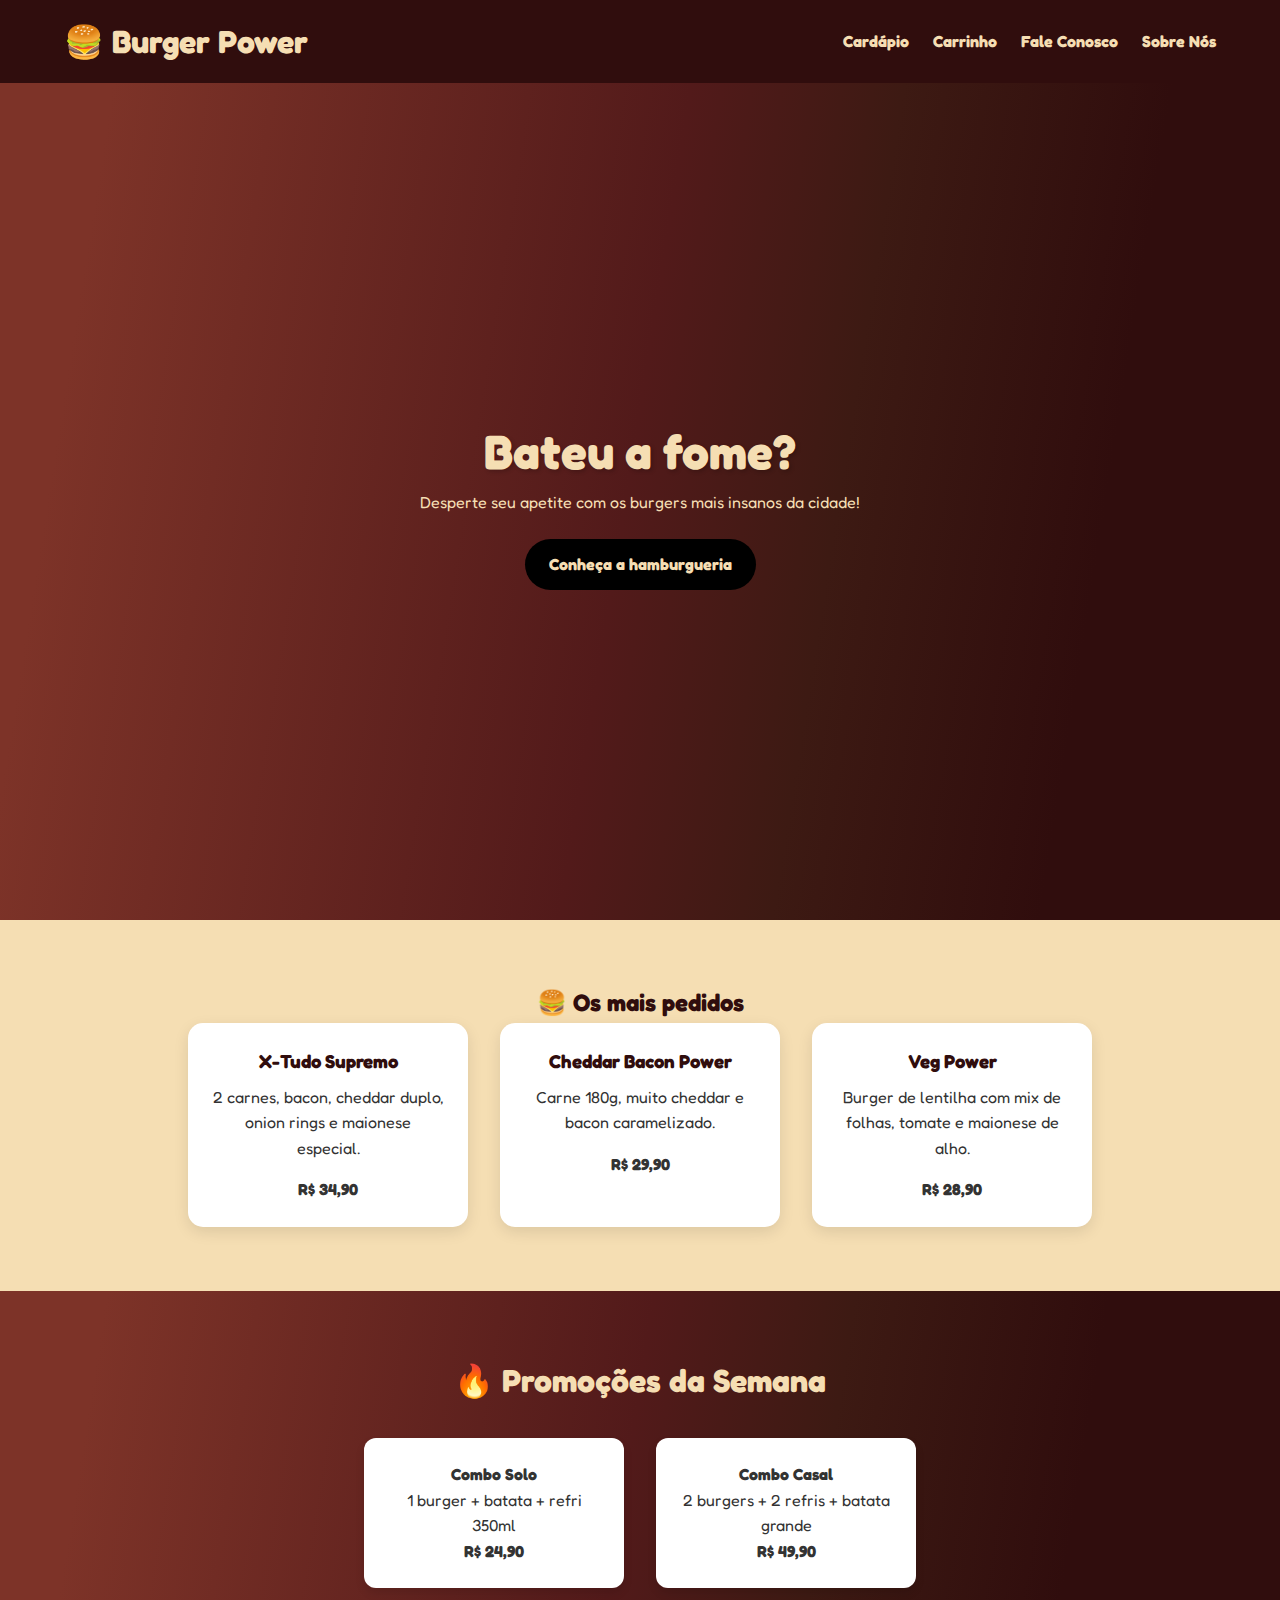
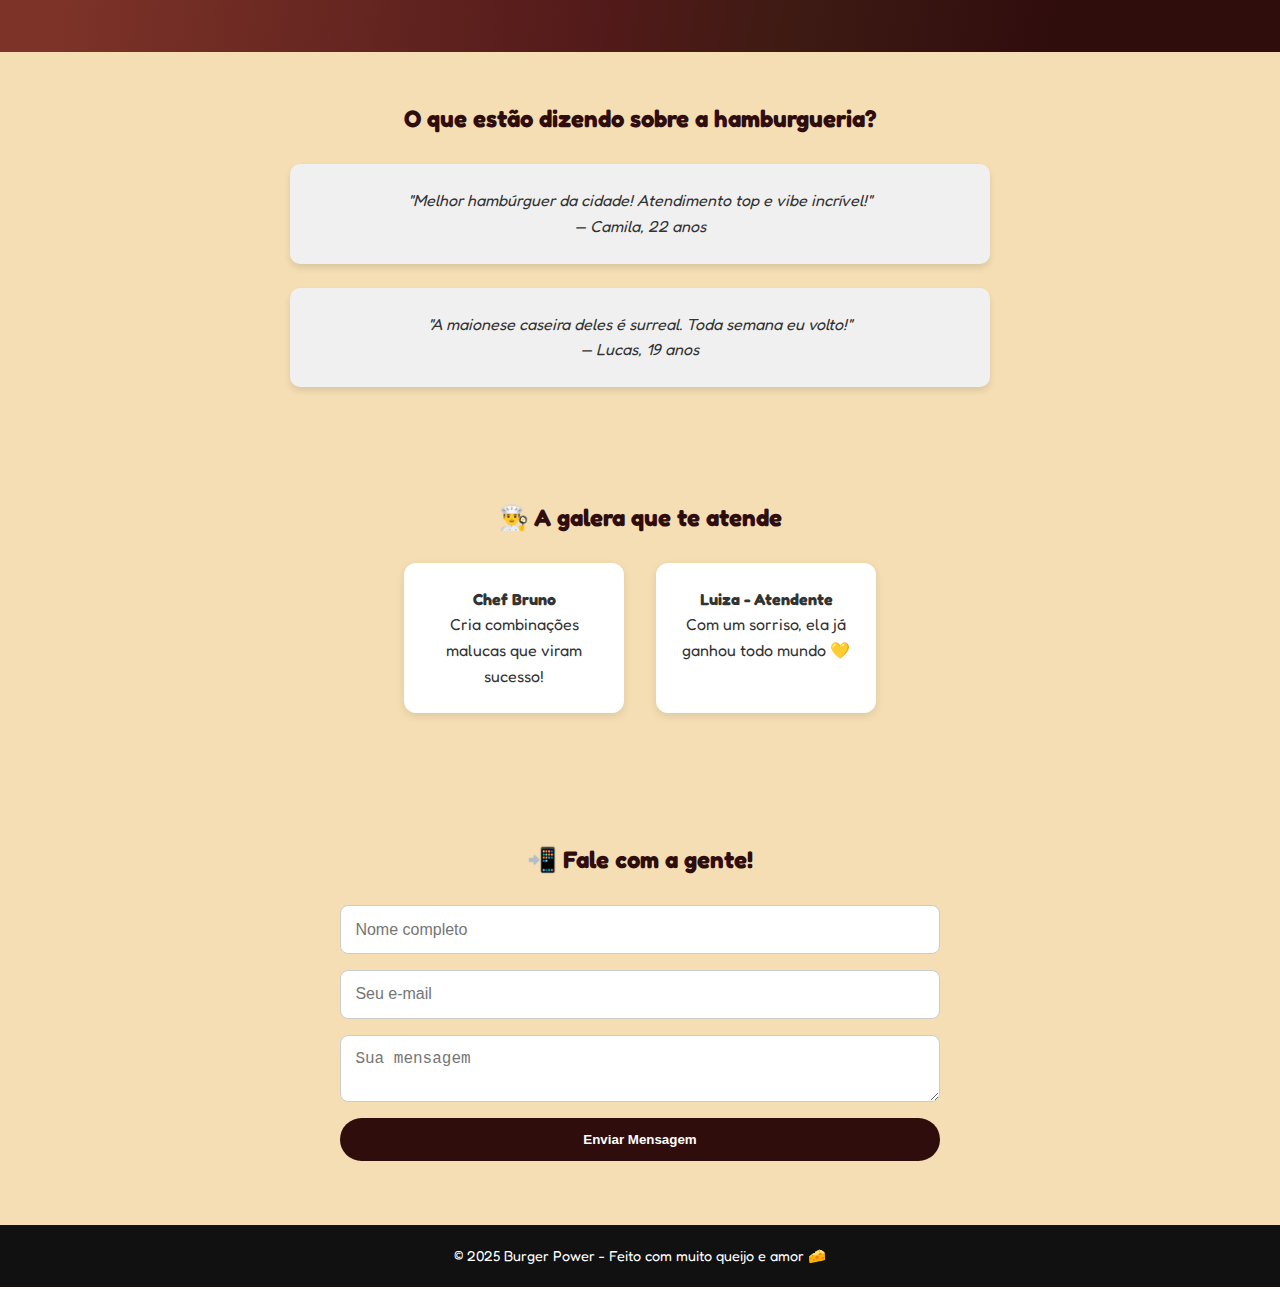
<file: projeto_hamburgueria/html/index.html>
<!DOCTYPE html>
<html lang="pt-br">
<head>
  <meta charset="UTF-8" />
  <meta name="viewport" content="width=device-width, initial-scale=1.0"/>
  <title>Alvarenga Burguer</title>
  <link rel="stylesheet" href="css/inicial.css" />
  <link href="https://fonts.googleapis.com/css2?family=Fredoka:wght@500;700&display=swap" rel="stylesheet">
</head>
<body>

  <header>
    <div class="navegacao">
      <h1 class="logo">🍔 Burger Power</h1>
      <nav>
        <ul class="nav-links">
          <li><a href="cardapio.html">Cardápio</a></li>
          <li><a href="carrinho.html">Carrinho</a></li>
          <li><a href="contato.html">Fale Conosco</a></li>
          <li><a href="sobrenos.html">Sobre Nós</a></li>
        </ul>
      </nav>
    </div>
  </header>

  <section id="principal" class="inicial">
    <div class="conteudoinicial">
      <h2>Bateu a fome?</h2>
      <p>Desperte seu apetite com os burgers mais insanos da cidade!</p>
      <a href="sobrenos.html" class="refsobrenos">Conheça a hamburgueria</a>
    </div>
  </section>

  <section id="menu" class="maispedidos">
    <h2 class="osmaispedidos">🍔 Os mais pedidos </h2>
    <div class="menu-items">
      <div class="item">
        <h3>X-Tudo Supremo</h3>
        <p>2 carnes, bacon, cheddar duplo, onion rings e maionese especial.</p>
        <span>R$ 34,90</span>
      </div>
      <div class="item">
        <h3>Cheddar Bacon Power</h3>
        <p>Carne 180g, muito cheddar e bacon caramelizado.</p>
        <span>R$ 29,90</span>
      </div>
      <div class="item">
        <h3>Veg Power</h3>
        <p>Burger de lentilha com mix de folhas, tomate e maionese de alho.</p>
        <span>R$ 28,90</span>
      </div>
    </div>
  </section>

  <section id="promos" class="promo-section">
    <h2 class="promocoes">🔥 Promoções da Semana</h2>
    <div class="lanches">
      <div class="lanche">
        <h4>Combo Solo</h4>
        <p>1 burger + batata + refri 350ml</p>
        <strong>R$ 24,90</strong>
      </div>
      <div class="lanche">
        <h4>Combo Casal</h4>
        <p>2 burgers + 2 refris + batata grande</p>
        <strong>R$ 49,90</strong>
      </div>
    </div>
  </section>

  <section class="depoimentos">
    <h2 class="dizendo"> O que estão dizendo sobre a hamburgueria?</h2>
    <br>
    <div class="depoimentosreais">
      <div class="depoimento">
        <p>"Melhor hambúrguer da cidade! Atendimento top e vibe incrível!"</p>
        <span>— Camila, 22 anos</span>
      </div>
      <div class="depoimento">
        <p>"A maionese caseira deles é surreal. Toda semana eu volto!"</p>
        <span>— Lucas, 19 anos</span>
      </div>
    </div>
  </section>

  <section id="team" class="time">
    <h2 class="atende">👨‍🍳 A galera que te atende</h2>
    <br>
    <div class="membros">
      <div class="membro">
        <h4>Chef Bruno</h4>
        <p>Cria combinações malucas que viram sucesso!</p>
      </div>
      <div class="membro">
        <h4>Luiza - Atendente</h4>
        <p>Com um sorriso, ela já ganhou todo mundo 💛</p>
      </div>
    </div>
  </section>

  <section id="contact" class="contatos">
    <h2 class="fale">📲 Fale com a gente!</h2>
    <br>
    <form class="formascontato">
      <input type="text" placeholder="Nome completo" required />
      <input type="email" placeholder="Seu e-mail" required />
      <textarea placeholder="Sua mensagem" required></textarea>
      <button type="submit">Enviar Mensagem</button>
    </form>
  </section>

  <footer>
    <p>&copy; 2025 Burger Power - Feito com muito queijo e amor 🧀</p>
  </footer>

</body>
</html>
</file>
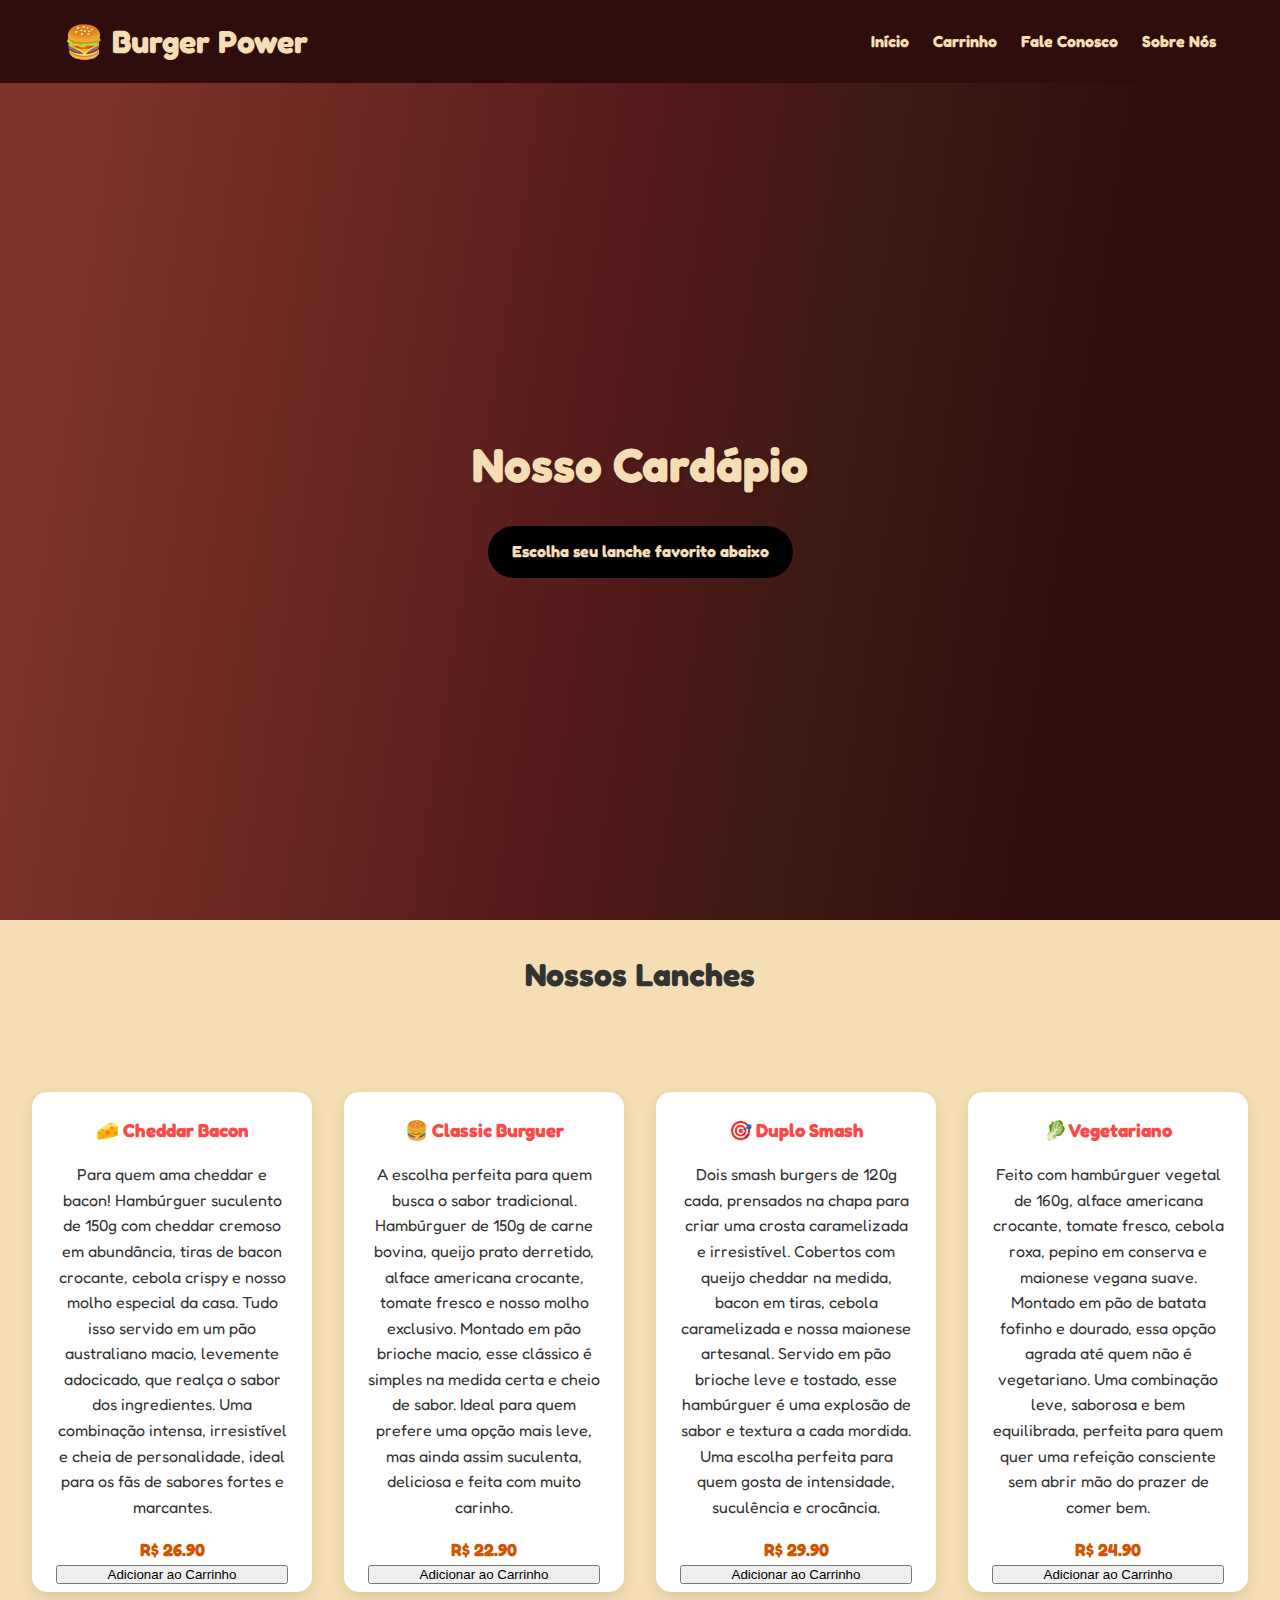
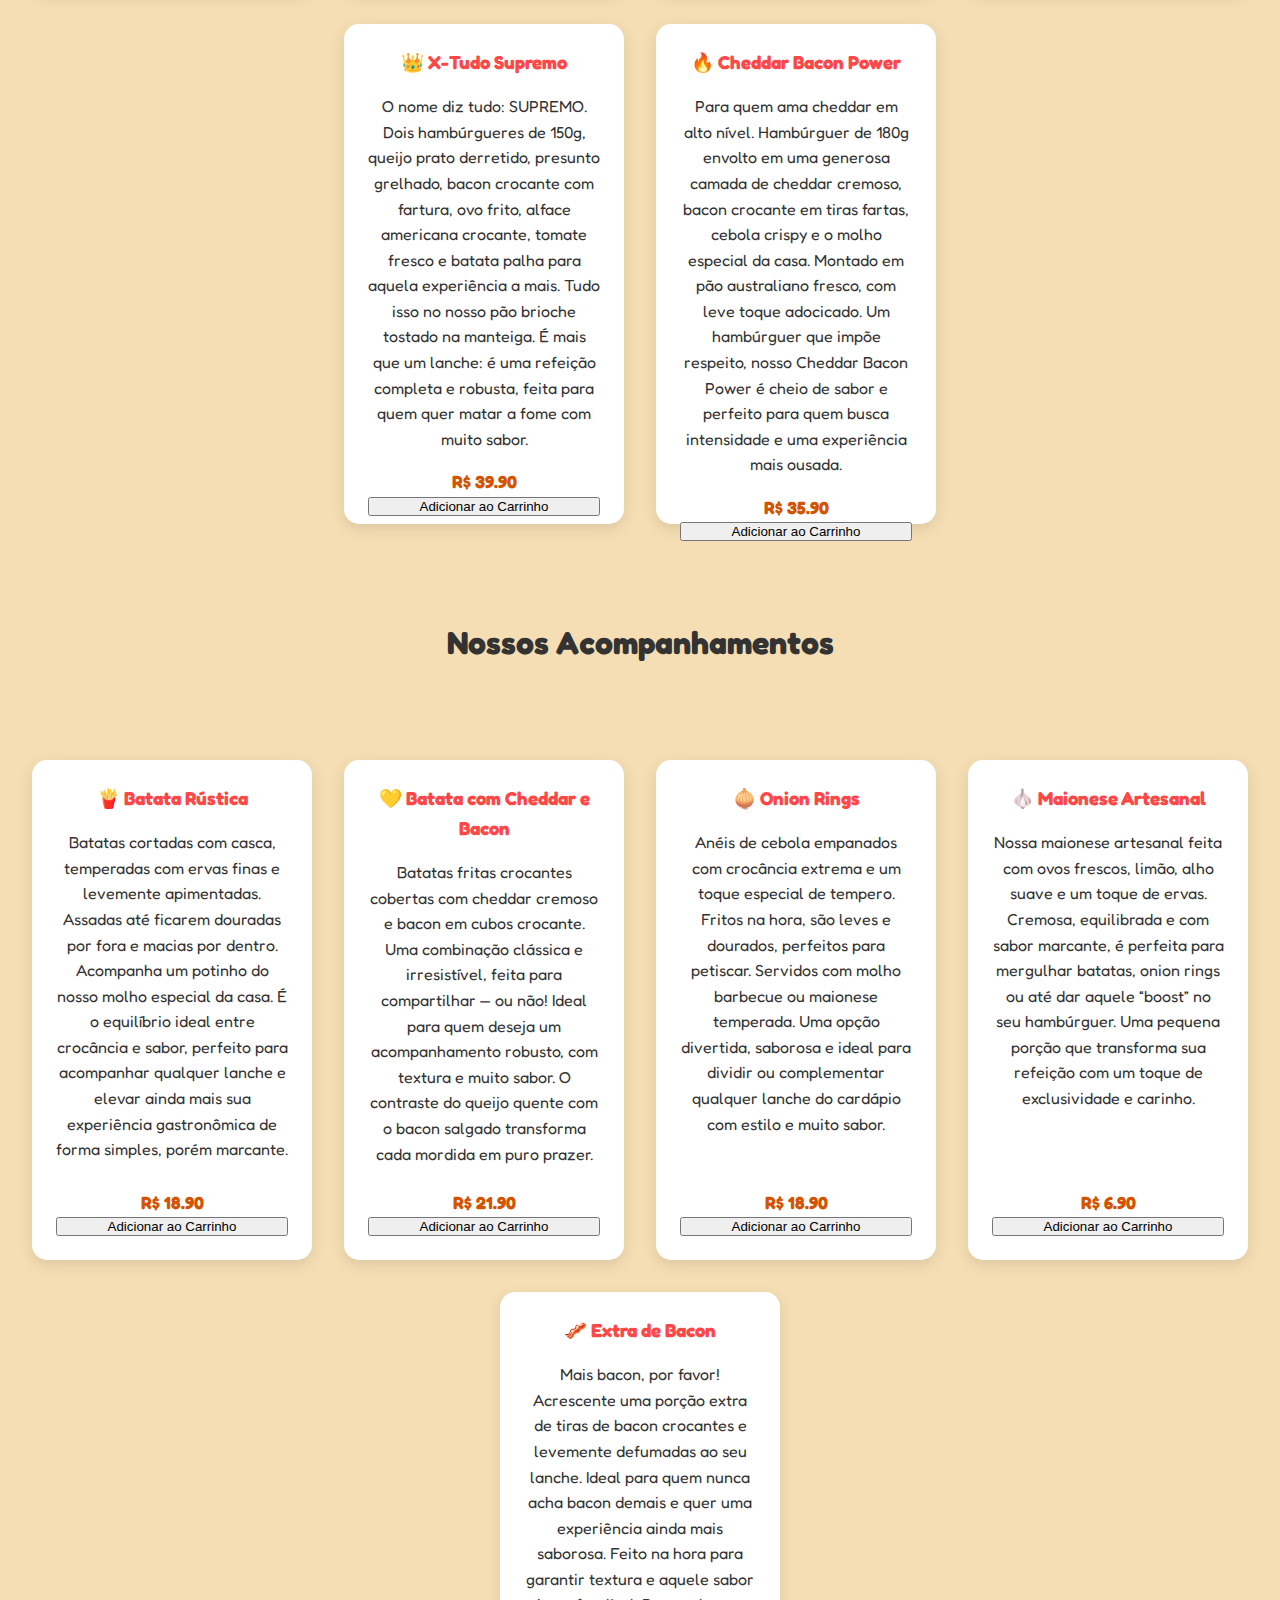
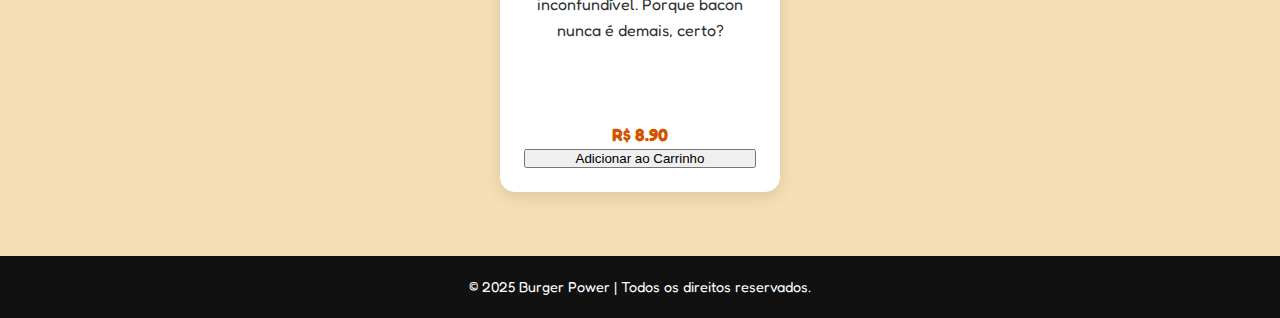
<file: projeto_hamburgueria/html/cardapio.html>
<!DOCTYPE html>
<html lang="pt-BR">
<head>
  <meta charset="UTF-8" />
  <meta name="viewport" content="width=device-width, initial-scale=1.0"/>
  <title>Cardápio | Hamburgueria</title>
  <link rel="stylesheet" href="css/cardapio.css"/>
  <link href="https://fonts.googleapis.com/css2?family=Fredoka:wght@500;700&display=swap" rel="stylesheet">
</head>
<body>

  <header>
    <div class="navegacao">
      <div class="logo">🍔 Burger Power</div>
      <ul class="nav-links">
        <li><a href="index.html">Início</a></li>
        <li><a href="carrinho.html">Carrinho</a></li>
        <li><a href="contato.html">Fale Conosco</a></li>
        <li><a href="sobrenos.html">Sobre Nós</a></li>
      </ul>
    </div>
  </header>

  <section class="inicial">
    <div class="conteudoinicial">
      <h2>Nosso Cardápio</h2>
      <a href="#nossoslanches" class="reflanches">Escolha seu lanche favorito abaixo</a>
    </div>
  </section>

  <h1 class="nossoslanches" id="nossoslanches">Nossos Lanches</h1>
  <section class="secao-cardapio-lanches">
    <div class="itens-cardapio">
      <div class="item">
        <h3>🧀 Cheddar Bacon</h3>
        <p>Para quem ama cheddar e bacon! Hambúrguer suculento de 150g com cheddar cremoso em abundância, tiras de bacon crocante, cebola crispy e nosso molho especial da casa. Tudo isso servido em um pão australiano macio, levemente adocicado, que realça o sabor dos ingredientes. Uma combinação intensa, irresistível e cheia de personalidade, ideal para os fãs de sabores fortes e marcantes.</p>
        <span class="preco">R$ 26.90</span>
        <button onclick="adicionarAoCarrinho('Cheddar Bacon', 26.90)">Adicionar ao Carrinho</button>
      </div>
      <div class="item">
        <h3>🍔 Classic Burguer</h3>
        <p>A escolha perfeita para quem busca o sabor tradicional. Hambúrguer de 150g de carne bovina, queijo prato derretido, alface americana crocante, tomate fresco e nosso molho exclusivo. Montado em pão brioche macio, esse clássico é simples na medida certa e cheio de sabor. Ideal para quem prefere uma opção mais leve, mas ainda assim suculenta, deliciosa e feita com muito carinho.</p>
        <span class="preco">R$ 22.90</span>
        <button onclick="adicionarAoCarrinho('Classic Burguer', 22.90)">Adicionar ao Carrinho</button>
      </div>
      <div class="item">
        <h3>🎯 Duplo Smash</h3>
        <p>Dois smash burgers de 120g cada, prensados na chapa para criar uma crosta caramelizada e irresistível. Cobertos com queijo cheddar na medida, bacon em tiras, cebola caramelizada e nossa maionese artesanal. Servido em pão brioche leve e tostado, esse hambúrguer é uma explosão de sabor e textura a cada mordida. Uma escolha perfeita para quem gosta de intensidade, suculência e crocância.</p>
        <span class="preco">R$ 29.90</span>
        <button onclick="adicionarAoCarrinho('Duplo Smash', 29.90)">Adicionar ao Carrinho</button>
      </div>
      <div class="item">
        <h3>🥬 Vegetariano</h3>
        <p>Feito com hambúrguer vegetal de 160g, alface americana crocante, tomate fresco, cebola roxa, pepino em conserva e maionese vegana suave. Montado em pão de batata fofinho e dourado, essa opção agrada até quem não é vegetariano. Uma combinação leve, saborosa e bem equilibrada, perfeita para quem quer uma refeição consciente sem abrir mão do prazer de comer bem.</p>
        <span class="preco">R$ 24.90</span>
        <button onclick="adicionarAoCarrinho('Vegetariano', 24.90)">Adicionar ao Carrinho</button>
      </div>
      <div class="item">
        <h3>👑 X-Tudo Supremo</h3>
        <p>O nome diz tudo: SUPREMO. Dois hambúrgueres de 150g, queijo prato derretido, presunto grelhado, bacon crocante com fartura, ovo frito, alface americana crocante, tomate fresco e batata palha para aquela experiência a mais. Tudo isso no nosso pão brioche tostado na manteiga. É mais que um lanche: é uma refeição completa e robusta, feita para quem quer matar a fome com muito sabor.</p>
        <span class="preco">R$ 39.90</span>
        <button onclick="adicionarAoCarrinho('X-Tudo Supremo', 39.90)">Adicionar ao Carrinho</button>
      </div>
      <div class="item">
        <h3>🔥 Cheddar Bacon Power</h3>
        <p>Para quem ama cheddar em alto nível. Hambúrguer de 180g envolto em uma generosa camada de cheddar cremoso, bacon crocante em tiras fartas, cebola crispy e o molho especial da casa. Montado em pão australiano fresco, com leve toque adocicado. Um hambúrguer que impõe respeito, nosso Cheddar Bacon Power é cheio de sabor e perfeito para quem busca intensidade e uma experiência mais ousada.</p>
        <span class="preco">R$ 35.90</span>
        <button onclick="adicionarAoCarrinho('Cheddar Bacon Power', 35.90)">Adicionar ao Carrinho</button>
      </div>
    </div>
  </section>

  <h1 class="nossosacompanhamentos">Nossos Acompanhamentos</h1>

  <section class="secao-cardapio-complementos">
    <div class="itens-cardapio-complementos">
      <div class="itemcomplemento">
        <h3>🍟 Batata Rústica</h3>
        <p>Batatas cortadas com casca, temperadas com ervas finas e levemente apimentadas. Assadas até ficarem douradas por fora e macias por dentro. Acompanha um potinho do nosso molho especial da casa. É o equilíbrio ideal entre crocância e sabor, perfeito para acompanhar qualquer lanche e elevar ainda mais sua experiência gastronômica de forma simples, porém marcante.</p>
        <span class="preco">R$ 18.90</span>
        <button onclick="adicionarAoCarrinho('Batata Rústica', 18.90)">Adicionar ao Carrinho</button>
      </div>
      <div class="itemcomplemento">
        <h3>💛 Batata com Cheddar e Bacon</h3>
        <p>Batatas fritas crocantes cobertas com cheddar cremoso e bacon em cubos crocante. Uma combinação clássica e irresistível, feita para compartilhar — ou não! Ideal para quem deseja um acompanhamento robusto, com textura e muito sabor. O contraste do queijo quente com o bacon salgado transforma cada mordida em puro prazer.</p>
        <span class="preco">R$ 21.90</span>
        <button onclick="adicionarAoCarrinho('Batata com Cheddar e Bacon', 21.90)">Adicionar ao Carrinho</button>
      </div>
      <div class="itemcomplemento">
        <h3>🧅 Onion Rings</h3>
        <p>Anéis de cebola empanados com crocância extrema e um toque especial de tempero. Fritos na hora, são leves e dourados, perfeitos para petiscar. Servidos com molho barbecue ou maionese temperada. Uma opção divertida, saborosa e ideal para dividir ou complementar qualquer lanche do cardápio com estilo e muito sabor.</p>
        <span class="preco">R$ 18.90</span>
        <button onclick="adicionarAoCarrinho('Onion Rings', 18.90)">Adicionar ao Carrinho</button>
      </div>
      <div class="itemcomplemento">
        <h3>🧄 Maionese Artesanal</h3>
        <p>Nossa maionese artesanal feita com ovos frescos, limão, alho suave e um toque de ervas. Cremosa, equilibrada e com sabor marcante, é perfeita para mergulhar batatas, onion rings ou até dar aquele “boost” no seu hambúrguer. Uma pequena porção que transforma sua refeição com um toque de exclusividade e carinho.</p>
        <span class="preco">R$ 6.90</span>
        <button onclick="adicionarAoCarrinho('Maionese Artesanal', 6.90)">Adicionar ao Carrinho</button>
      </div>
      <div class="itemcomplemento">
        <h3>🥓 Extra de Bacon</h3>
        <p>Mais bacon, por favor! Acrescente uma porção extra de tiras de bacon crocantes e levemente defumadas ao seu lanche. Ideal para quem nunca acha bacon demais e quer uma experiência ainda mais saborosa. Feito na hora para garantir textura e aquele sabor inconfundível. Porque bacon nunca é demais, certo?</p>
        <span class="preco">R$ 8.90</span>
        <button onclick="adicionarAoCarrinho('Extra de Bacon', 8.90)">Adicionar ao Carrinho</button>
      </div>
    </div>
  </section>

  <footer>
    <div class="footer">
      <div class="info-footer">
        <p>&copy; 2025 Burger Power | Todos os direitos reservados.</p>
      </div>
    </div>
  </footer>

  <script>
    let carrinho = JSON.parse(localStorage.getItem('carrinho')) || [];

    function adicionarAoCarrinho(nome, preco) {
  
  const itemExistente = carrinho.find(item => item.nome === nome);
  
  if (itemExistente) {
    
    itemExistente.quantidade++;
  } else {
    
    carrinho.push({ nome, preco, quantidade: 1 });
  }

  localStorage.setItem('carrinho', JSON.stringify(carrinho));
  alert(nome + ' foi adicionado ao carrinho!');
}
  </script>

</body>
</html>
</file>
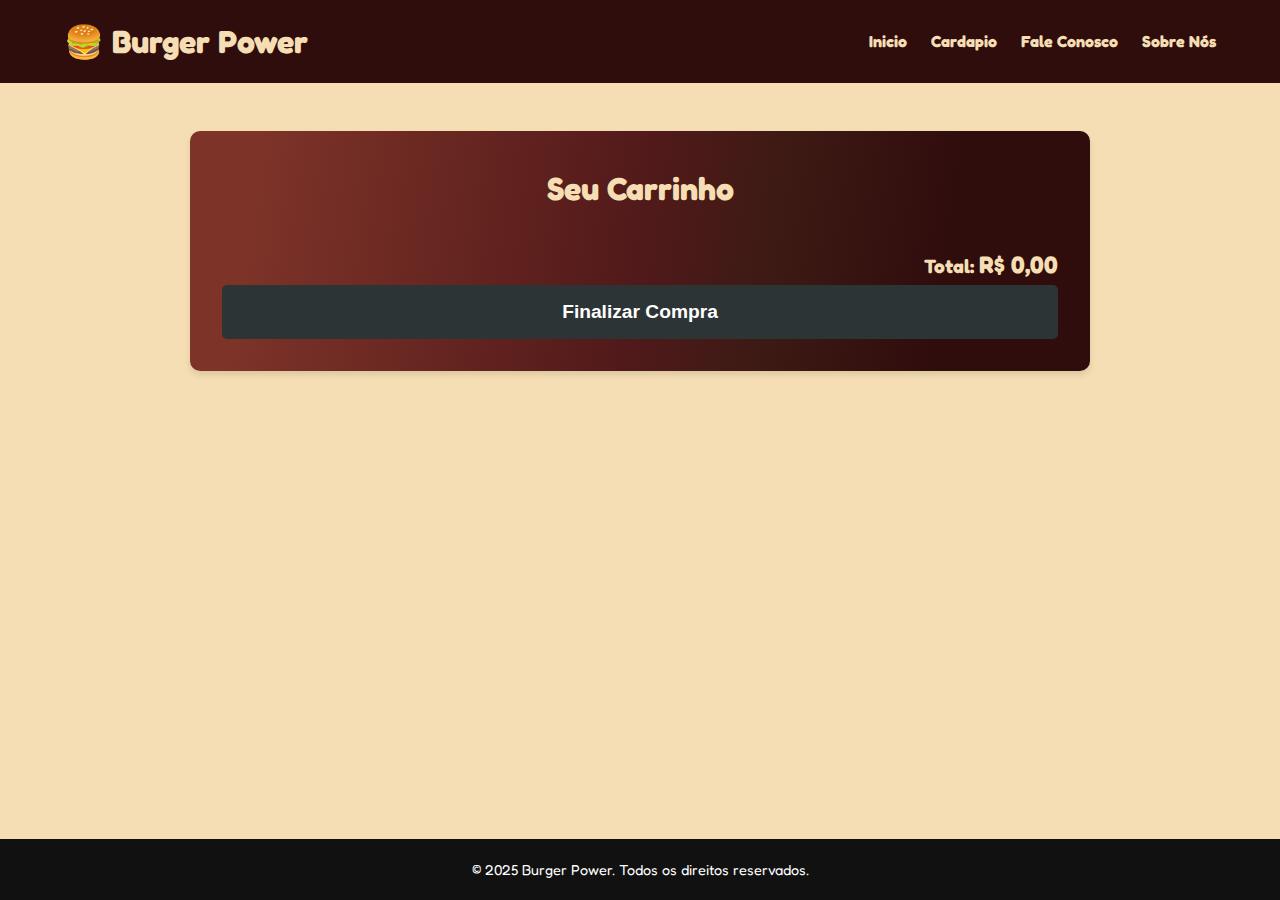
<file: projeto_hamburgueria/html/carrinho.html>
<!DOCTYPE html>
<html lang="pt-BR">
<head>
  <meta charset="UTF-8">
  <meta name="viewport" content="width=device-width, initial-scale=1.0">
  <title>Carrinho | Hamburgueria</title>
  <link rel="stylesheet" href="css/carrinho.css">
  <link href="https://fonts.googleapis.com/css2?family=Fredoka:wght@500;700&display=swap" rel="stylesheet">
</head>
<body>
  <header>
    <div class="navegacao">
      <div class="logo">🍔 Burger Power</div>
      <ul class="nav-links">
        <li><a href="index.html">Inicio</a></li>
        <li><a href="cardapio.html">Cardapio</a></li>
        <li><a href="contato.html">Fale Conosco</a></li>
        <li><a href="sobrenos.html">Sobre Nós</a></li>
      </ul>
    </div>
  </header>

<section id="carrinho">
  <h2>Seu Carrinho</h2>
  <ul id="cart-items">
  </ul>
  <div id="cart-total">
    Total: <span id="total-valor">R$ 0,00</span>
  </div>
  <button id="checkout-button">Finalizar Compra</button>
</section>

  <footer>
    <p>&copy; 2025 Burger Power. Todos os direitos reservados.</p>
  </footer>

  <script src="java/script.js"></script>
</body>
</html>
</file>
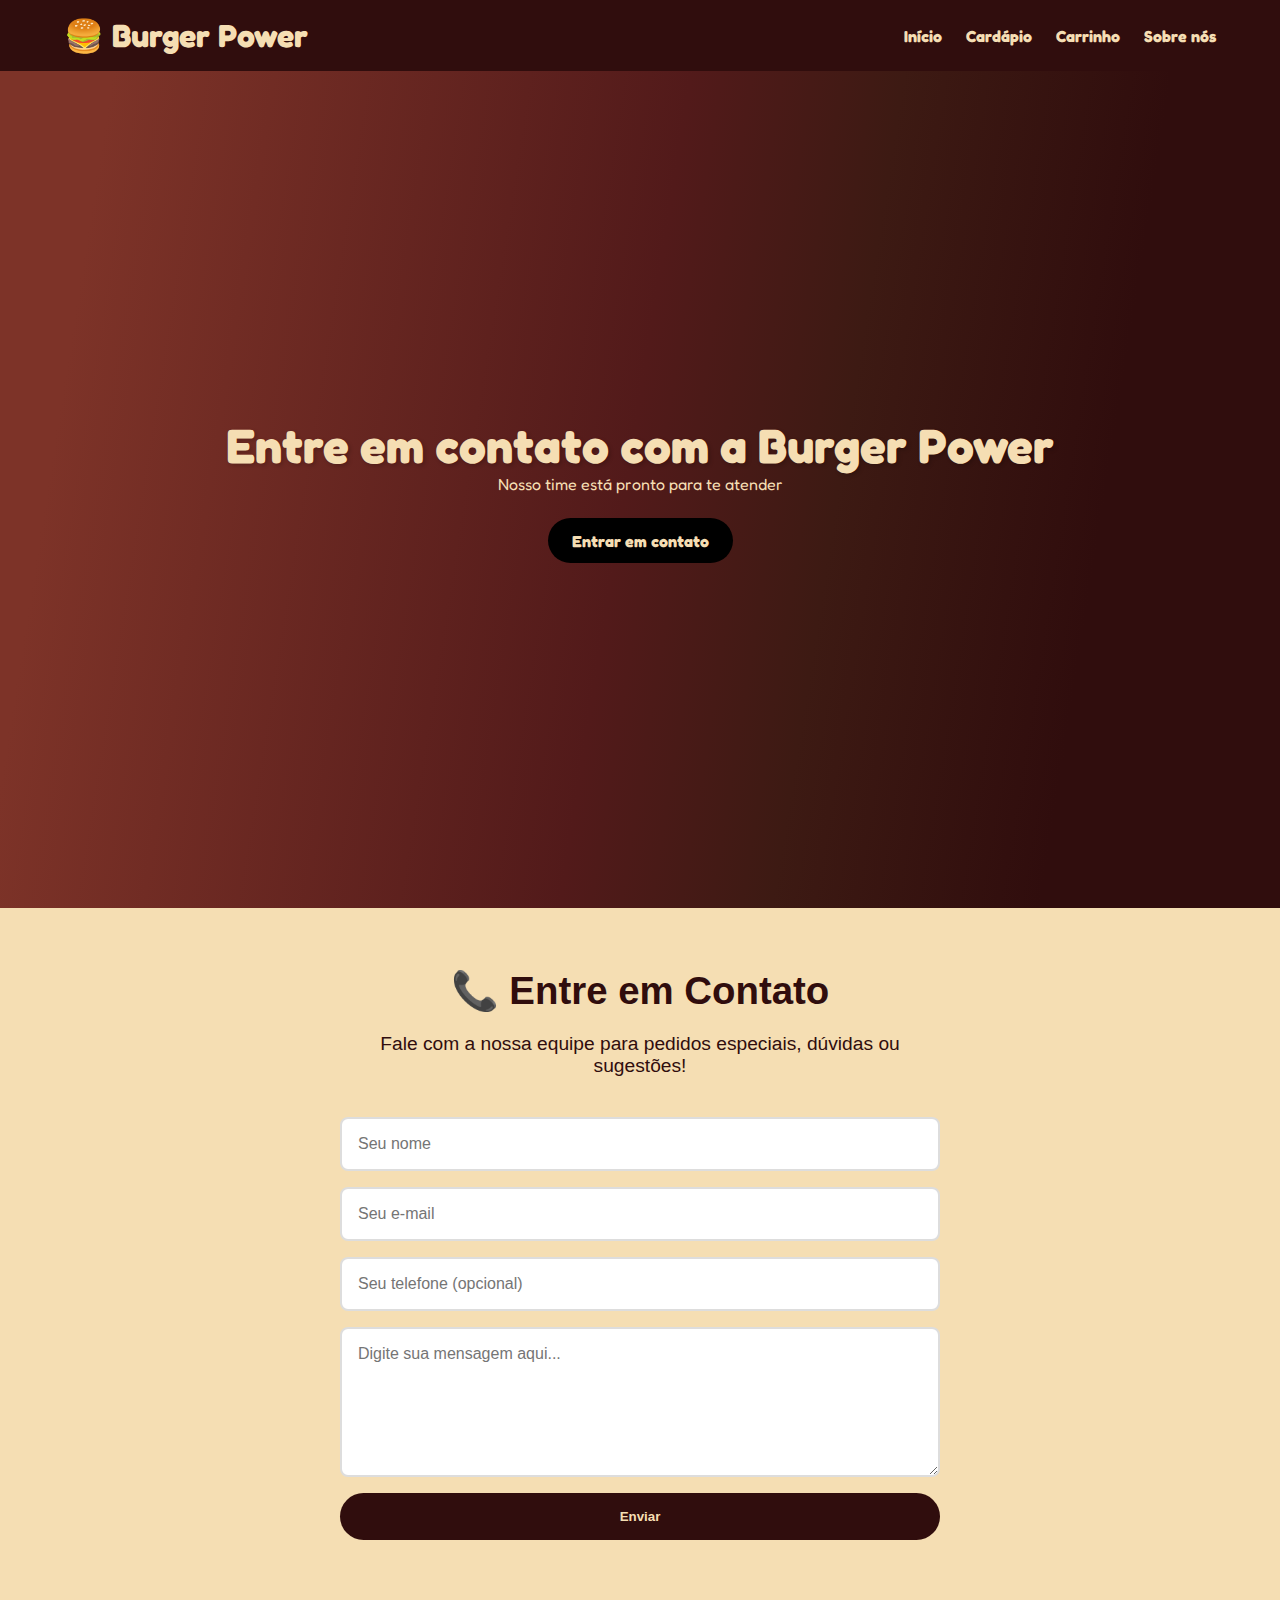
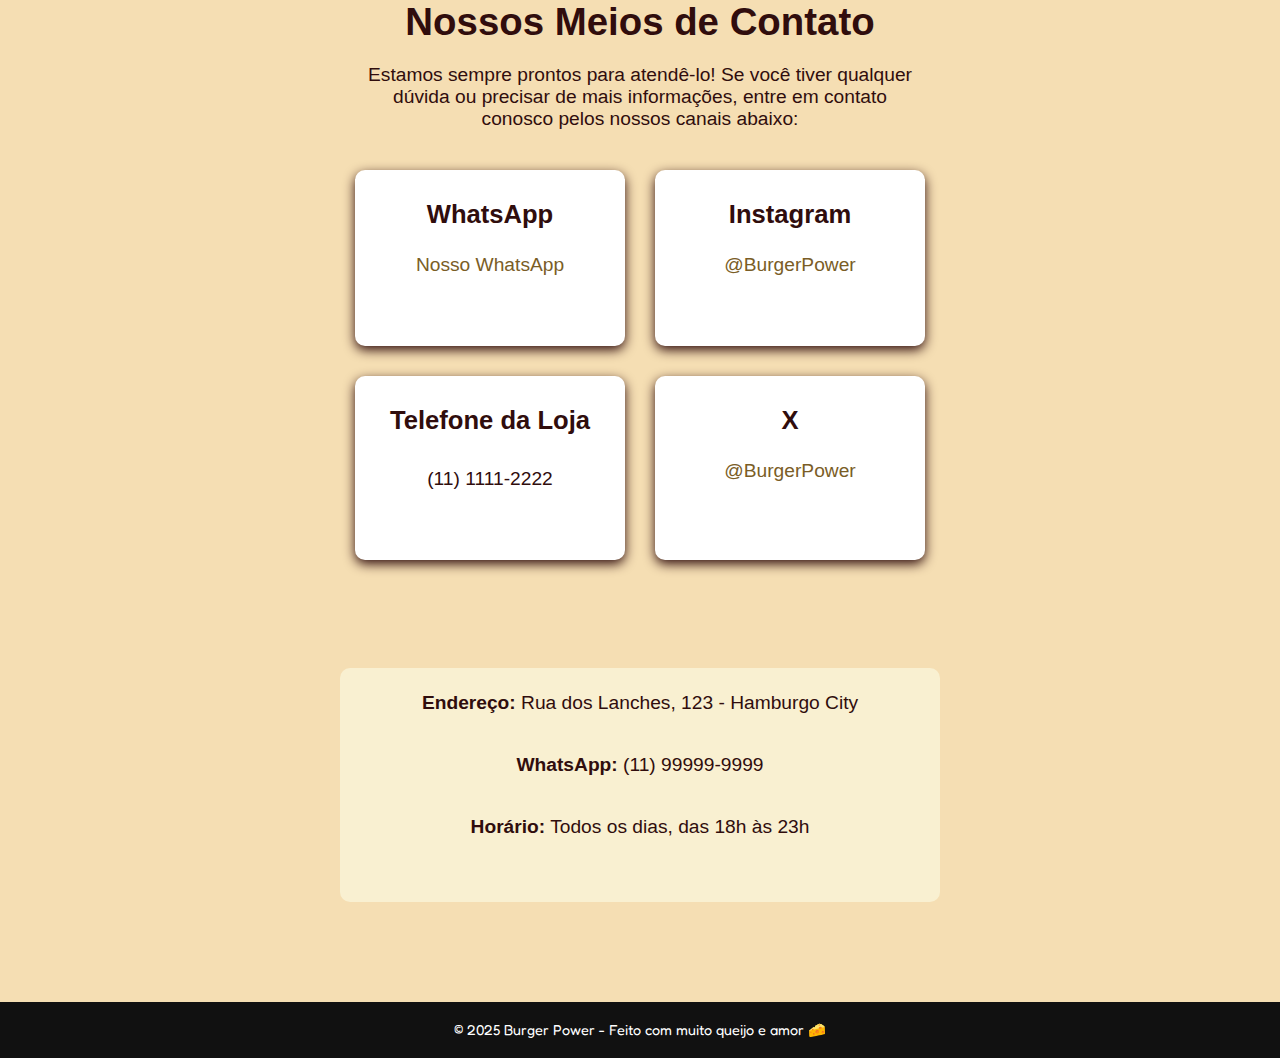
<file: projeto_hamburgueria/html/contato.html>
<!DOCTYPE html>
<html lang="pt-br">
<head>
  <meta charset="UTF-8" />
  <meta name="viewport" content="width=device-width, initial-scale=1.0"/>
  <title>Contato - Burger Power</title>
  <link rel="stylesheet" href="css/contato.css" />
  <link href="https://fonts.googleapis.com/css2?family=Fredoka:wght@500;700&display=swap" rel="stylesheet">
</head>
<body>

  <header>
    <div class="navegacao">
      <h1 class="logo">🍔 Burger Power</h1>
      <nav>
        <ul class="nav-links">
          <li><a href="index.html">Início</a></li>
          <li><a href="cardapio.html">Cardápio</a></li>
          <li><a href="carrinho.html">Carrinho</a></li>
          <li><a href="sobrenos.html">Sobre nós</a></li>
        </ul>
      </nav>
    </div>
  </header>

   <section id="principal" class="inicial">
    <div class="conteudoinicial">
      <h2>Entre em contato com a Burger Power</h2>
      <p>Nosso time está pronto para te atender</p>
      <a href="#contato" class="refcontato">Entrar em contato</a>
    </div>
  </section>

  <main class="contato-container" id="contato">
    <h2>📞 Entre em Contato</h2>
    <p class="fale">Fale com a nossa equipe para pedidos especiais, dúvidas ou sugestões!</p>

    <form class="form-contato" >
      <input type="text" placeholder="Seu nome" required />
      <input type="email" placeholder="Seu e-mail" required />
      <input type="tel" placeholder="Seu telefone (opcional)" />
      <textarea placeholder="Digite sua mensagem aqui..." required></textarea>
      <button type="submit">Enviar</button>
    </form>

    <section id="contato">
        <div class="container">
            <h2>Nossos Meios de Contato</h2>
            <p>Estamos sempre prontos para atendê-lo! Se você tiver qualquer dúvida ou precisar de mais informações, entre em contato conosco pelos nossos canais abaixo:</p>
            <div class="contato-info">
                <div class="contato-item">
                    <h3>WhatsApp</h3>
                    <p><a href="https://web.whatsapp.com/#" target="_blank">Nosso WhatsApp</a></p>
                </div>
                <div class="contato-item">
                    <h3>Instagram</h3>
                    <p><a href="https://www.instagram.com/" target="_blank">@BurgerPower</a></p>
                </div>
                <div class="contato-item">
                    <h3>Telefone da Loja</h3>
                    <br>
                    <p>(11) 1111-2222</p>
                </div>
                <div class="contato-item">
                    <h3>X</h3>
                    <p><a href="https://x.com/?lang=pt" target="_blank">@BurgerPower</a></p>
                </div>
            </div>
        </div>
    </section>

    <div class="info-extra">
      <p><strong>Endereço:</strong> Rua dos Lanches, 123 - Hamburgo City</p>
      <p><strong>WhatsApp:</strong> (11) 99999-9999</p>
      <p><strong>Horário:</strong> Todos os dias, das 18h às 23h</p>
    </div>
  </main>
<br>
<br>
  <footer>
    <p>&copy; 2025 Burger Power - Feito com muito queijo e amor 🧀</p>
  </footer>

</body>
</html>
</file>
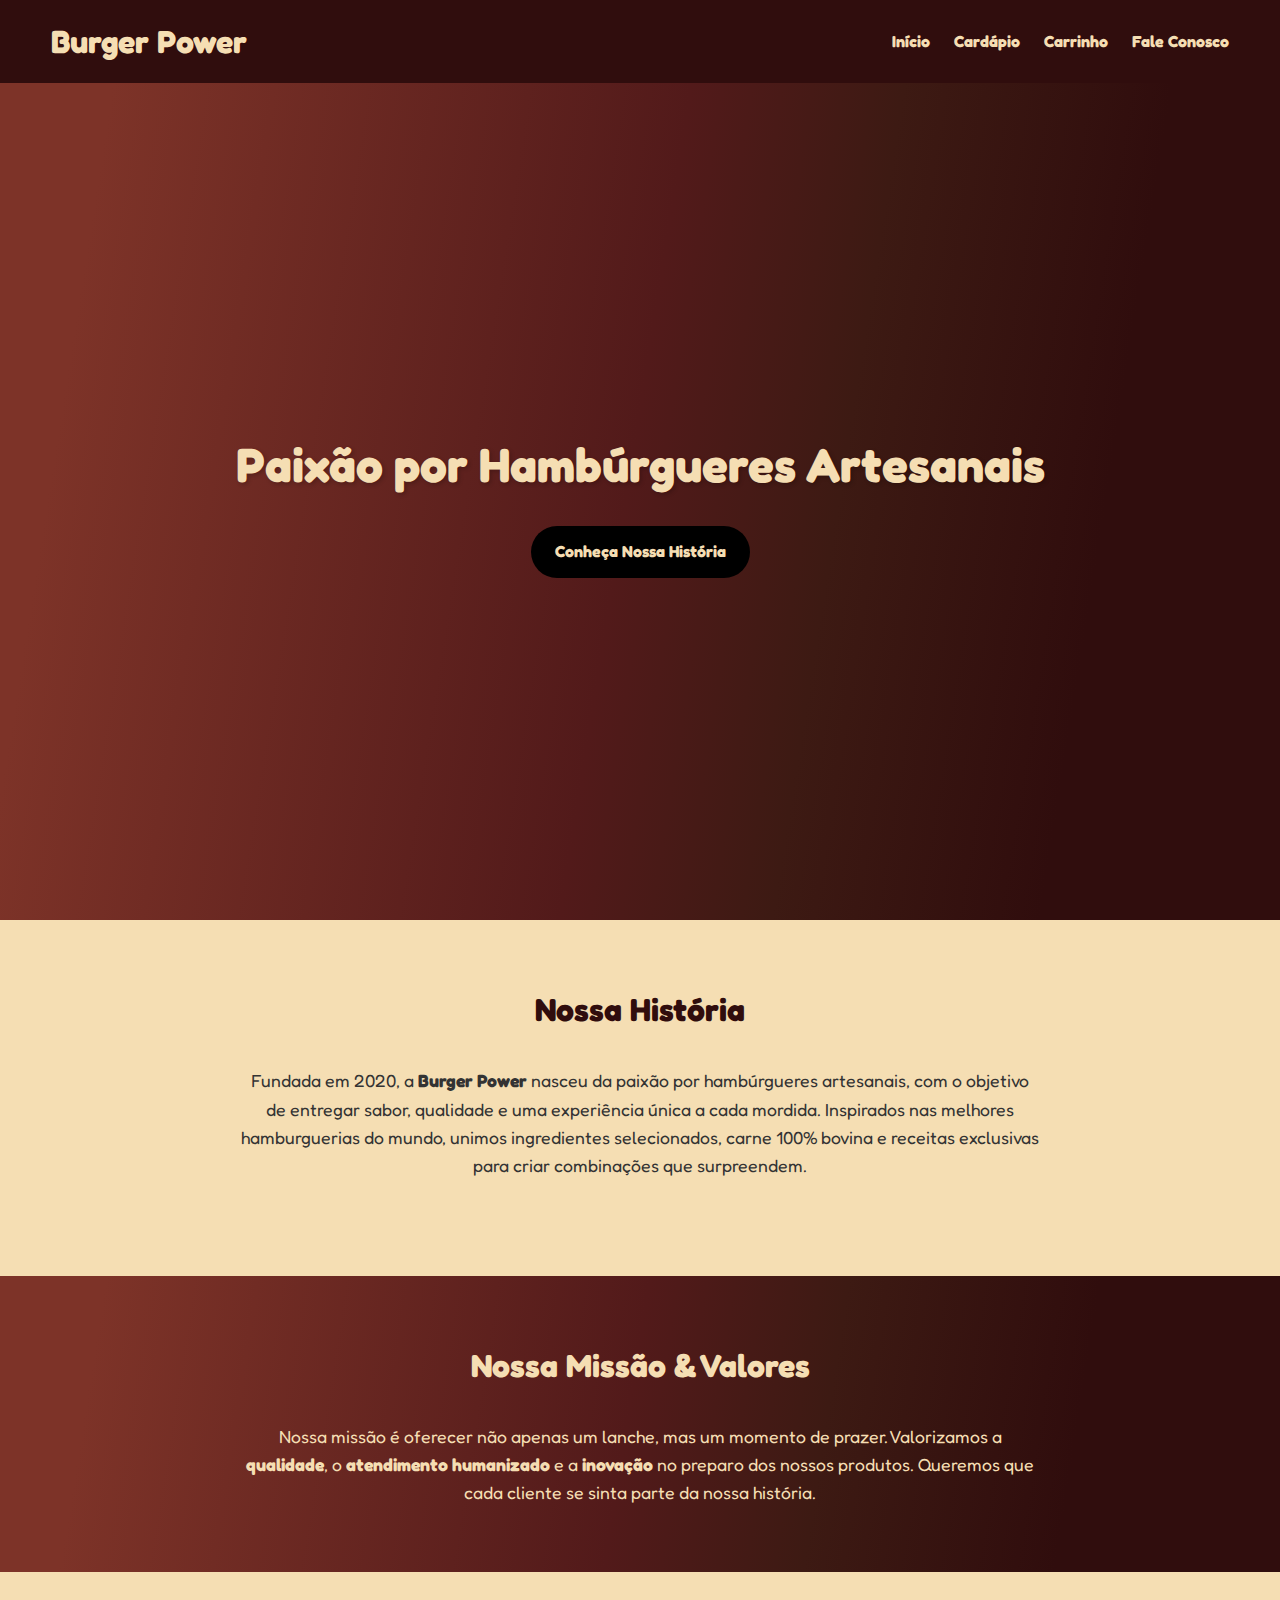
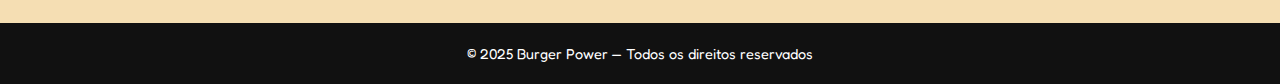
<file: projeto_hamburgueria/html/sobrenos.html>
<!DOCTYPE html>
<html lang="pt-BR">
<head>
  <meta charset="UTF-8" />
  <meta name="viewport" content="width=device-width, initial-scale=1.0"/>
  <title>Sobre Nós | Burger Power</title>
  <link rel="stylesheet" href="css/sobrenos.css" />
  <link href="https://fonts.googleapis.com/css2?family=Fredoka:wght@500;700&display=swap" rel="stylesheet">
</head>
<body>

  <header>
    <div class="navegacao">
      <div class="logo">Burger Power</div>
      <ul class="nav-links">
          <li><a href="index.html">Início</a></li>
          <li><a href="cardapio.html">Cardápio</a></li>
          <li><a href="carrinho.html">Carrinho</a></li>
          <li><a href="contato.html">Fale Conosco</a></li>
        </ul>
    </div>
  </header>

  <section class="inicial">
    <div class="conteudoinicial">
      <h2>Paixão por Hambúrgueres Artesanais</h2>
      <a href="#historia" class="refsobrenos">Conheça Nossa História</a>
    </div>
  </section>

  <section class="maispedidos" id="historia">
    <h2 class="osmaispedidos">Nossa História</h2>
    <p style="max-width: 800px; margin: 2rem auto;">
      Fundada em 2020, a <strong>Burger Power</strong> nasceu da paixão por hambúrgueres artesanais, com o objetivo de entregar sabor, qualidade e uma experiência única a cada mordida.
      Inspirados nas melhores hamburguerias do mundo, unimos ingredientes selecionados, carne 100% bovina e receitas exclusivas para criar combinações que surpreendem.
    </p>
  </section>

  <section class="promo-section">
    <h2 class="promocoes">Nossa Missão & Valores</h2>
    <p style="color: wheat; max-width: 800px; margin: 0 auto;">
      Nossa missão é oferecer não apenas um lanche, mas um momento de prazer. Valorizamos a <strong>qualidade</strong>, o <strong>atendimento humanizado</strong> e a <strong>inovação</strong> no preparo dos nossos produtos. Queremos que cada cliente se sinta parte da nossa história.
    </p>
  </section>

<br>
<br>

  <footer>
    © 2025 Burger Power — Todos os direitos reservados
  </footer>
</body>
</html>
</file>
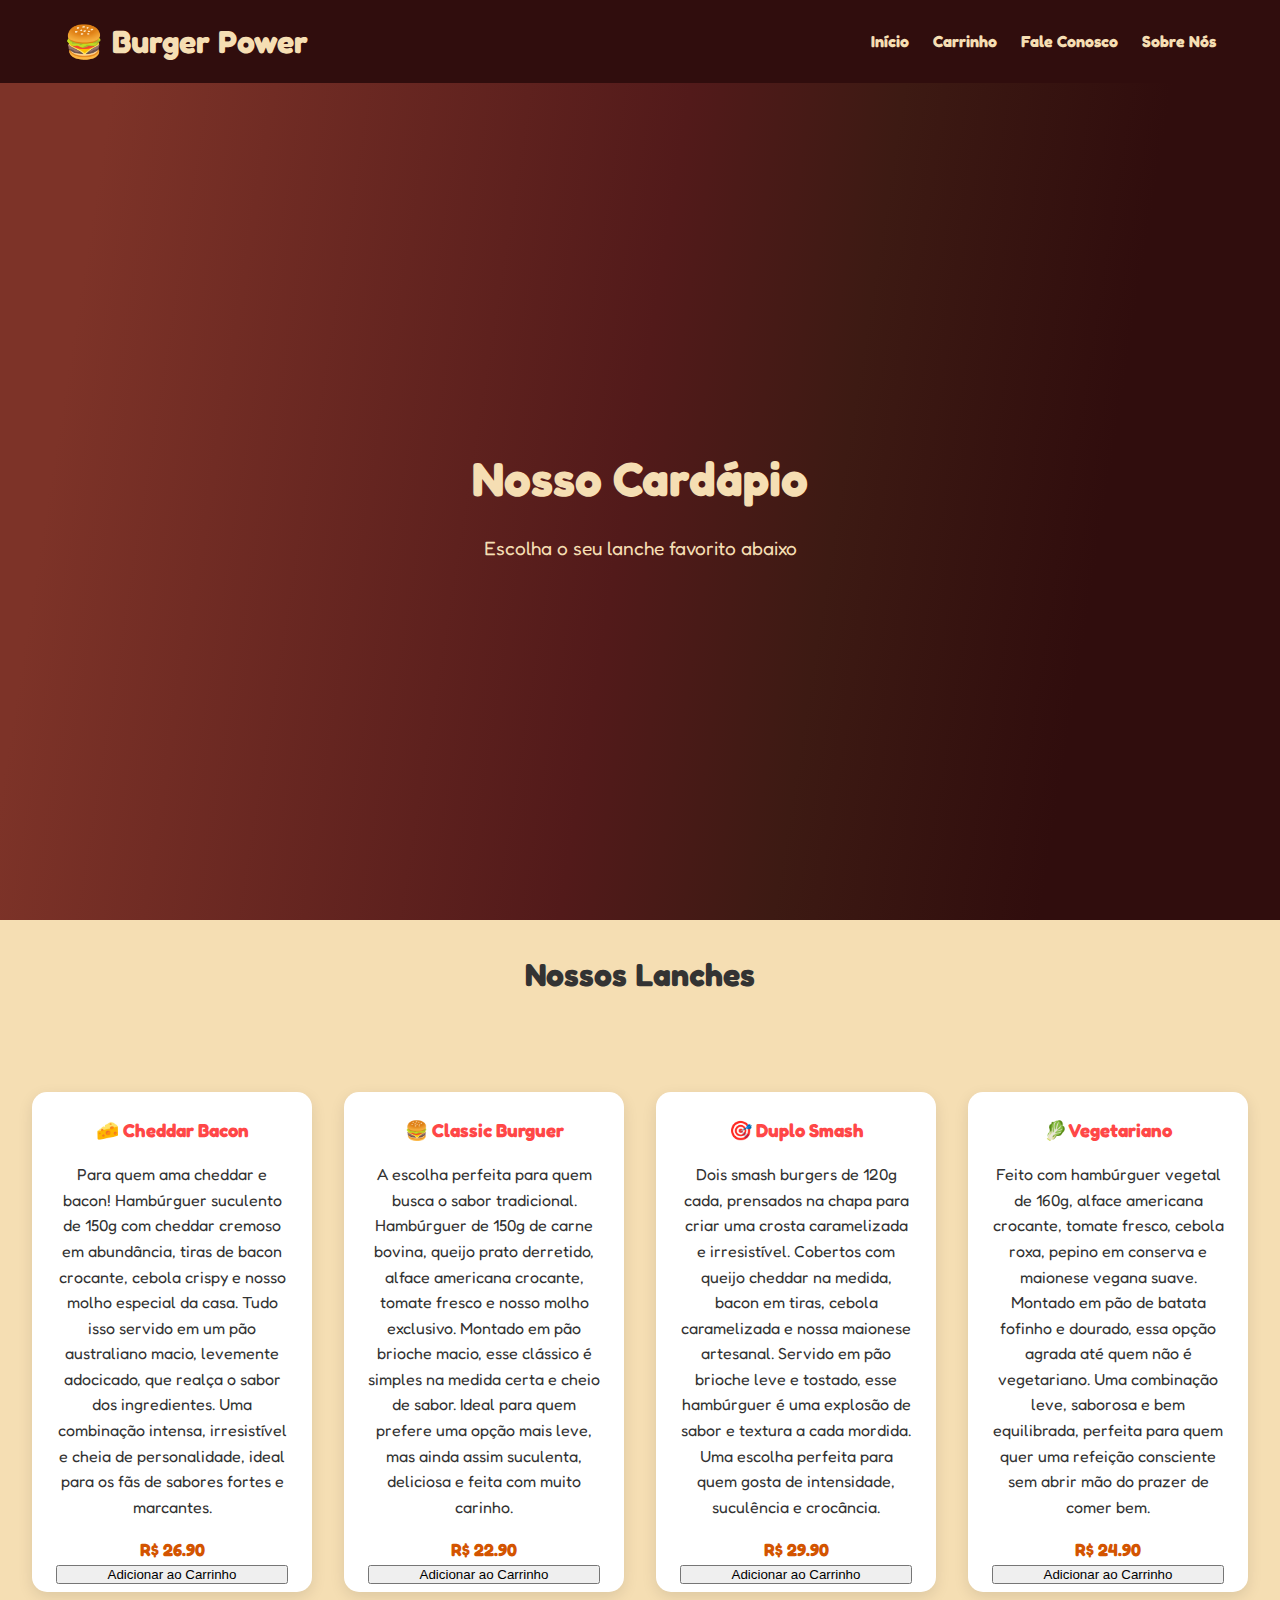
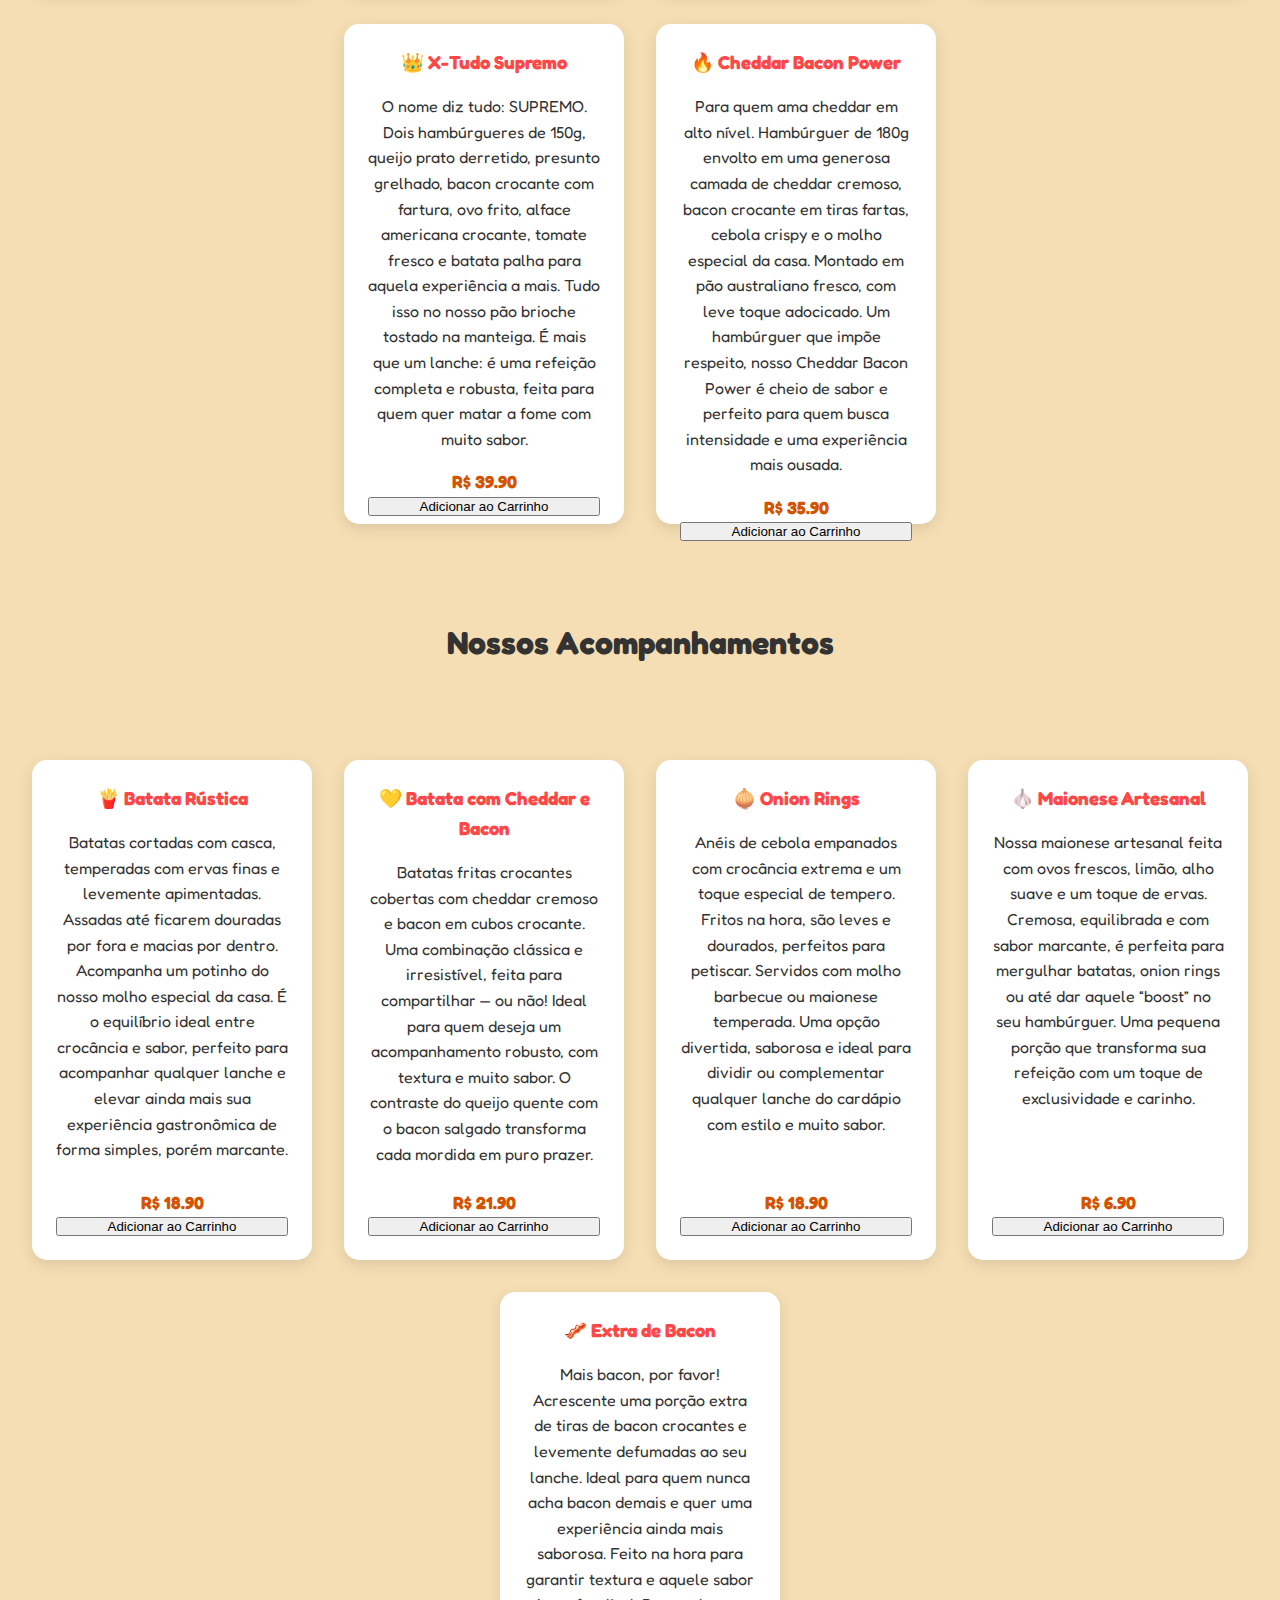
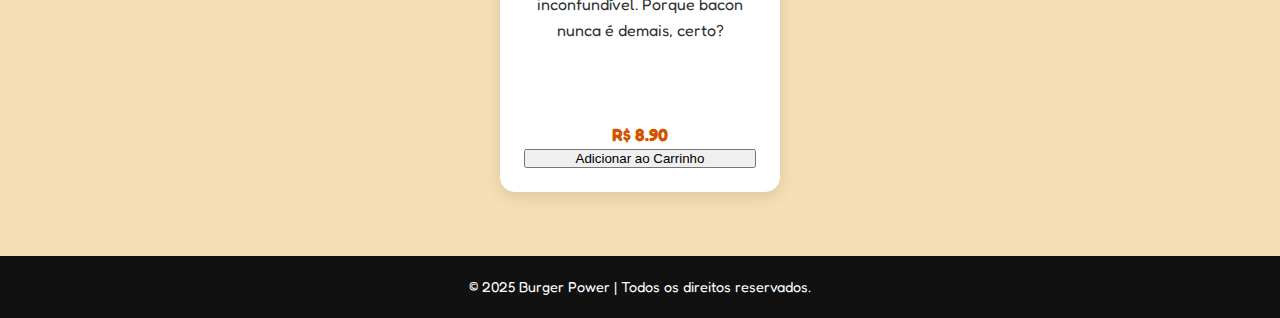
<file: projeto_semestre/html/cardapio.html>
<!DOCTYPE html>
<html lang="pt-BR">
<head>
  <meta charset="UTF-8" />
  <meta name="viewport" content="width=device-width, initial-scale=1.0"/>
  <title>Cardápio | Hamburgueria</title>
  <link rel="stylesheet" href="css/cardapio.css"/>
  <link href="https://fonts.googleapis.com/css2?family=Fredoka:wght@500;700&display=swap" rel="stylesheet">
</head>
<body>

  <header>
    <div class="navegacao">
      <div class="logo">🍔 Burger Power</div>
      <ul class="nav-links">
        <li><a href="inicial.html">Início</a></li>
        <li><a href="carrinho.html">Carrinho</a></li>
        <li><a href="contato.html">Fale Conosco</a></li>
        <li><a href="sobrenos.html">Sobre Nós</a></li>
      </ul>
    </div>
  </header>

  <section class="cardapio">
    <div class="conteudocardapio">
      <h2>Nosso Cardápio</h2>
      <p>Escolha o seu lanche favorito abaixo</p>
    </div>
  </section>

  <h1 class="nossoslanches">Nossos Lanches</h1>
  <section class="secao-cardapio-lanches">
    <div class="itens-cardapio">
      <div class="item">
        <h3>🧀 Cheddar Bacon</h3>
        <p>Para quem ama cheddar e bacon! Hambúrguer suculento de 150g com cheddar cremoso em abundância, tiras de bacon crocante, cebola crispy e nosso molho especial da casa. Tudo isso servido em um pão australiano macio, levemente adocicado, que realça o sabor dos ingredientes. Uma combinação intensa, irresistível e cheia de personalidade, ideal para os fãs de sabores fortes e marcantes.</p>
        <span class="preco">R$ 26.90</span>
        <button onclick="adicionarAoCarrinho('Cheddar Bacon', 26.90)">Adicionar ao Carrinho</button>
      </div>
      <div class="item">
        <h3>🍔 Classic Burguer</h3>
        <p>A escolha perfeita para quem busca o sabor tradicional. Hambúrguer de 150g de carne bovina, queijo prato derretido, alface americana crocante, tomate fresco e nosso molho exclusivo. Montado em pão brioche macio, esse clássico é simples na medida certa e cheio de sabor. Ideal para quem prefere uma opção mais leve, mas ainda assim suculenta, deliciosa e feita com muito carinho.</p>
        <span class="preco">R$ 22.90</span>
        <button onclick="adicionarAoCarrinho('Classic Burguer', 22.90)">Adicionar ao Carrinho</button>
      </div>
      <div class="item">
        <h3>🎯 Duplo Smash</h3>
        <p>Dois smash burgers de 120g cada, prensados na chapa para criar uma crosta caramelizada e irresistível. Cobertos com queijo cheddar na medida, bacon em tiras, cebola caramelizada e nossa maionese artesanal. Servido em pão brioche leve e tostado, esse hambúrguer é uma explosão de sabor e textura a cada mordida. Uma escolha perfeita para quem gosta de intensidade, suculência e crocância.</p>
        <span class="preco">R$ 29.90</span>
        <button onclick="adicionarAoCarrinho('Duplo Smash', 29.90)">Adicionar ao Carrinho</button>
      </div>
      <div class="item">
        <h3>🥬 Vegetariano</h3>
        <p>Feito com hambúrguer vegetal de 160g, alface americana crocante, tomate fresco, cebola roxa, pepino em conserva e maionese vegana suave. Montado em pão de batata fofinho e dourado, essa opção agrada até quem não é vegetariano. Uma combinação leve, saborosa e bem equilibrada, perfeita para quem quer uma refeição consciente sem abrir mão do prazer de comer bem.</p>
        <span class="preco">R$ 24.90</span>
        <button onclick="adicionarAoCarrinho('Vegetariano', 24.90)">Adicionar ao Carrinho</button>
      </div>
      <div class="item">
        <h3>👑 X-Tudo Supremo</h3>
        <p>O nome diz tudo: SUPREMO. Dois hambúrgueres de 150g, queijo prato derretido, presunto grelhado, bacon crocante com fartura, ovo frito, alface americana crocante, tomate fresco e batata palha para aquela experiência a mais. Tudo isso no nosso pão brioche tostado na manteiga. É mais que um lanche: é uma refeição completa e robusta, feita para quem quer matar a fome com muito sabor.</p>
        <span class="preco">R$ 39.90</span>
        <button onclick="adicionarAoCarrinho('X-Tudo Supremo', 39.90)">Adicionar ao Carrinho</button>
      </div>
      <div class="item">
        <h3>🔥 Cheddar Bacon Power</h3>
        <p>Para quem ama cheddar em alto nível. Hambúrguer de 180g envolto em uma generosa camada de cheddar cremoso, bacon crocante em tiras fartas, cebola crispy e o molho especial da casa. Montado em pão australiano fresco, com leve toque adocicado. Um hambúrguer que impõe respeito, nosso Cheddar Bacon Power é cheio de sabor e perfeito para quem busca intensidade e uma experiência mais ousada.</p>
        <span class="preco">R$ 35.90</span>
        <button onclick="adicionarAoCarrinho('Cheddar Bacon Power', 35.90)">Adicionar ao Carrinho</button>
      </div>
    </div>
  </section>

  <h1 class="nossosacompanhamentos">Nossos Acompanhamentos</h1>

  <section class="secao-cardapio-complementos">
    <div class="itens-cardapio-complementos">
      <div class="itemcomplemento">
        <h3>🍟 Batata Rústica</h3>
        <p>Batatas cortadas com casca, temperadas com ervas finas e levemente apimentadas. Assadas até ficarem douradas por fora e macias por dentro. Acompanha um potinho do nosso molho especial da casa. É o equilíbrio ideal entre crocância e sabor, perfeito para acompanhar qualquer lanche e elevar ainda mais sua experiência gastronômica de forma simples, porém marcante.</p>
        <span class="preco">R$ 18.90</span>
        <button onclick="adicionarAoCarrinho('Batata Rústica', 18.90)">Adicionar ao Carrinho</button>
      </div>
      <div class="itemcomplemento">
        <h3>💛 Batata com Cheddar e Bacon</h3>
        <p>Batatas fritas crocantes cobertas com cheddar cremoso e bacon em cubos crocante. Uma combinação clássica e irresistível, feita para compartilhar — ou não! Ideal para quem deseja um acompanhamento robusto, com textura e muito sabor. O contraste do queijo quente com o bacon salgado transforma cada mordida em puro prazer.</p>
        <span class="preco">R$ 21.90</span>
        <button onclick="adicionarAoCarrinho('Batata com Cheddar e Bacon', 21.90)">Adicionar ao Carrinho</button>
      </div>
      <div class="itemcomplemento">
        <h3>🧅 Onion Rings</h3>
        <p>Anéis de cebola empanados com crocância extrema e um toque especial de tempero. Fritos na hora, são leves e dourados, perfeitos para petiscar. Servidos com molho barbecue ou maionese temperada. Uma opção divertida, saborosa e ideal para dividir ou complementar qualquer lanche do cardápio com estilo e muito sabor.</p>
        <span class="preco">R$ 18.90</span>
        <button onclick="adicionarAoCarrinho('Onion Rings', 18.90)">Adicionar ao Carrinho</button>
      </div>
      <div class="itemcomplemento">
        <h3>🧄 Maionese Artesanal</h3>
        <p>Nossa maionese artesanal feita com ovos frescos, limão, alho suave e um toque de ervas. Cremosa, equilibrada e com sabor marcante, é perfeita para mergulhar batatas, onion rings ou até dar aquele “boost” no seu hambúrguer. Uma pequena porção que transforma sua refeição com um toque de exclusividade e carinho.</p>
        <span class="preco">R$ 6.90</span>
        <button onclick="adicionarAoCarrinho('Maionese Artesanal', 6.90)">Adicionar ao Carrinho</button>
      </div>
      <div class="itemcomplemento">
        <h3>🥓 Extra de Bacon</h3>
        <p>Mais bacon, por favor! Acrescente uma porção extra de tiras de bacon crocantes e levemente defumadas ao seu lanche. Ideal para quem nunca acha bacon demais e quer uma experiência ainda mais saborosa. Feito na hora para garantir textura e aquele sabor inconfundível. Porque bacon nunca é demais, certo?</p>
        <span class="preco">R$ 8.90</span>
        <button onclick="adicionarAoCarrinho('Extra de Bacon', 8.90)">Adicionar ao Carrinho</button>
      </div>
    </div>
  </section>

  <footer>
    <div class="footer">
      <div class="info-footer">
        <p>&copy; 2025 Burger Power | Todos os direitos reservados.</p>
      </div>
    </div>
  </footer>

  <script>
    let carrinho = JSON.parse(localStorage.getItem('carrinho')) || [];

    function adicionarAoCarrinho(nome, preco) {
  
  const itemExistente = carrinho.find(item => item.nome === nome);
  
  if (itemExistente) {
    
    itemExistente.quantidade++;
  } else {
    
    carrinho.push({ nome, preco, quantidade: 1 });
  }

  localStorage.setItem('carrinho', JSON.stringify(carrinho));
  alert(nome + ' foi adicionado ao carrinho!');
}
  </script>

</body>
</html>
</file>
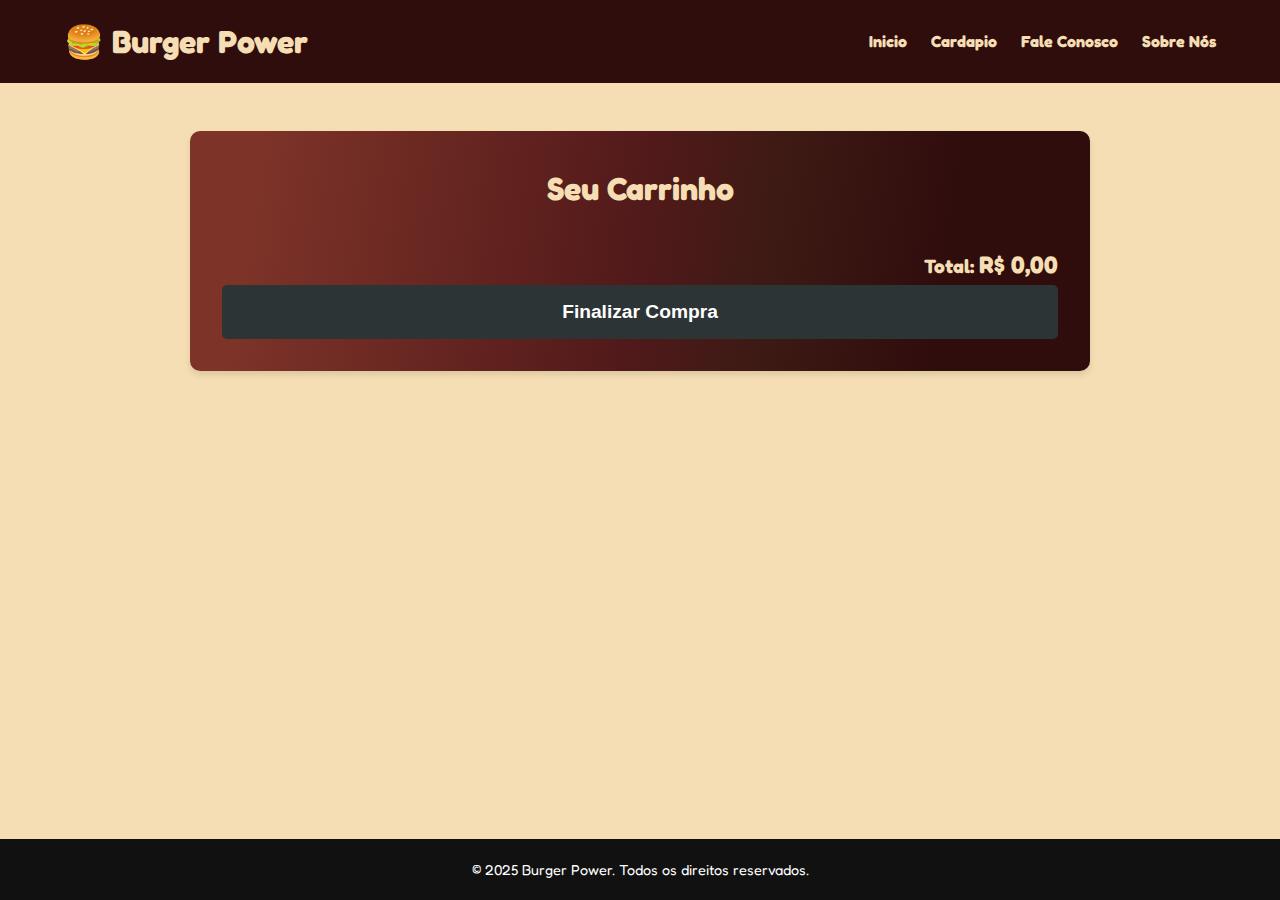
<file: projeto_semestre/html/carrinho.html>
<!DOCTYPE html>
<html lang="pt-BR">
<head>
  <meta charset="UTF-8">
  <meta name="viewport" content="width=device-width, initial-scale=1.0">
  <title>Carrinho | Hamburgueria</title>
  <link rel="stylesheet" href="css/carrinho.css">
  <link href="https://fonts.googleapis.com/css2?family=Fredoka:wght@500;700&display=swap" rel="stylesheet">
</head>
<body>
  <header>
    <div class="navegacao">
      <div class="logo">🍔 Burger Power</div>
      <ul class="nav-links">
        <li><a href="inicial.html">Inicio</a></li>
        <li><a href="cardapio.html">Cardapio</a></li>
        <li><a href="contato.html">Fale Conosco</a></li>
        <li><a href="sobrenos.html">Sobre Nós</a></li>
      </ul>
    </div>
  </header>

<section id="carrinho">
  <h2>Seu Carrinho</h2>
  <ul id="cart-items">
  </ul>
  <div id="cart-total">
    Total: <span id="total-valor">R$ 0,00</span>
  </div>
  <button id="checkout-button">Finalizar Compra</button>
</section>

  <footer>
    <p>&copy; 2025 Burger Power. Todos os direitos reservados.</p>
  </footer>

  <script src="java/script.js"></script>
</body>
</html>
</file>
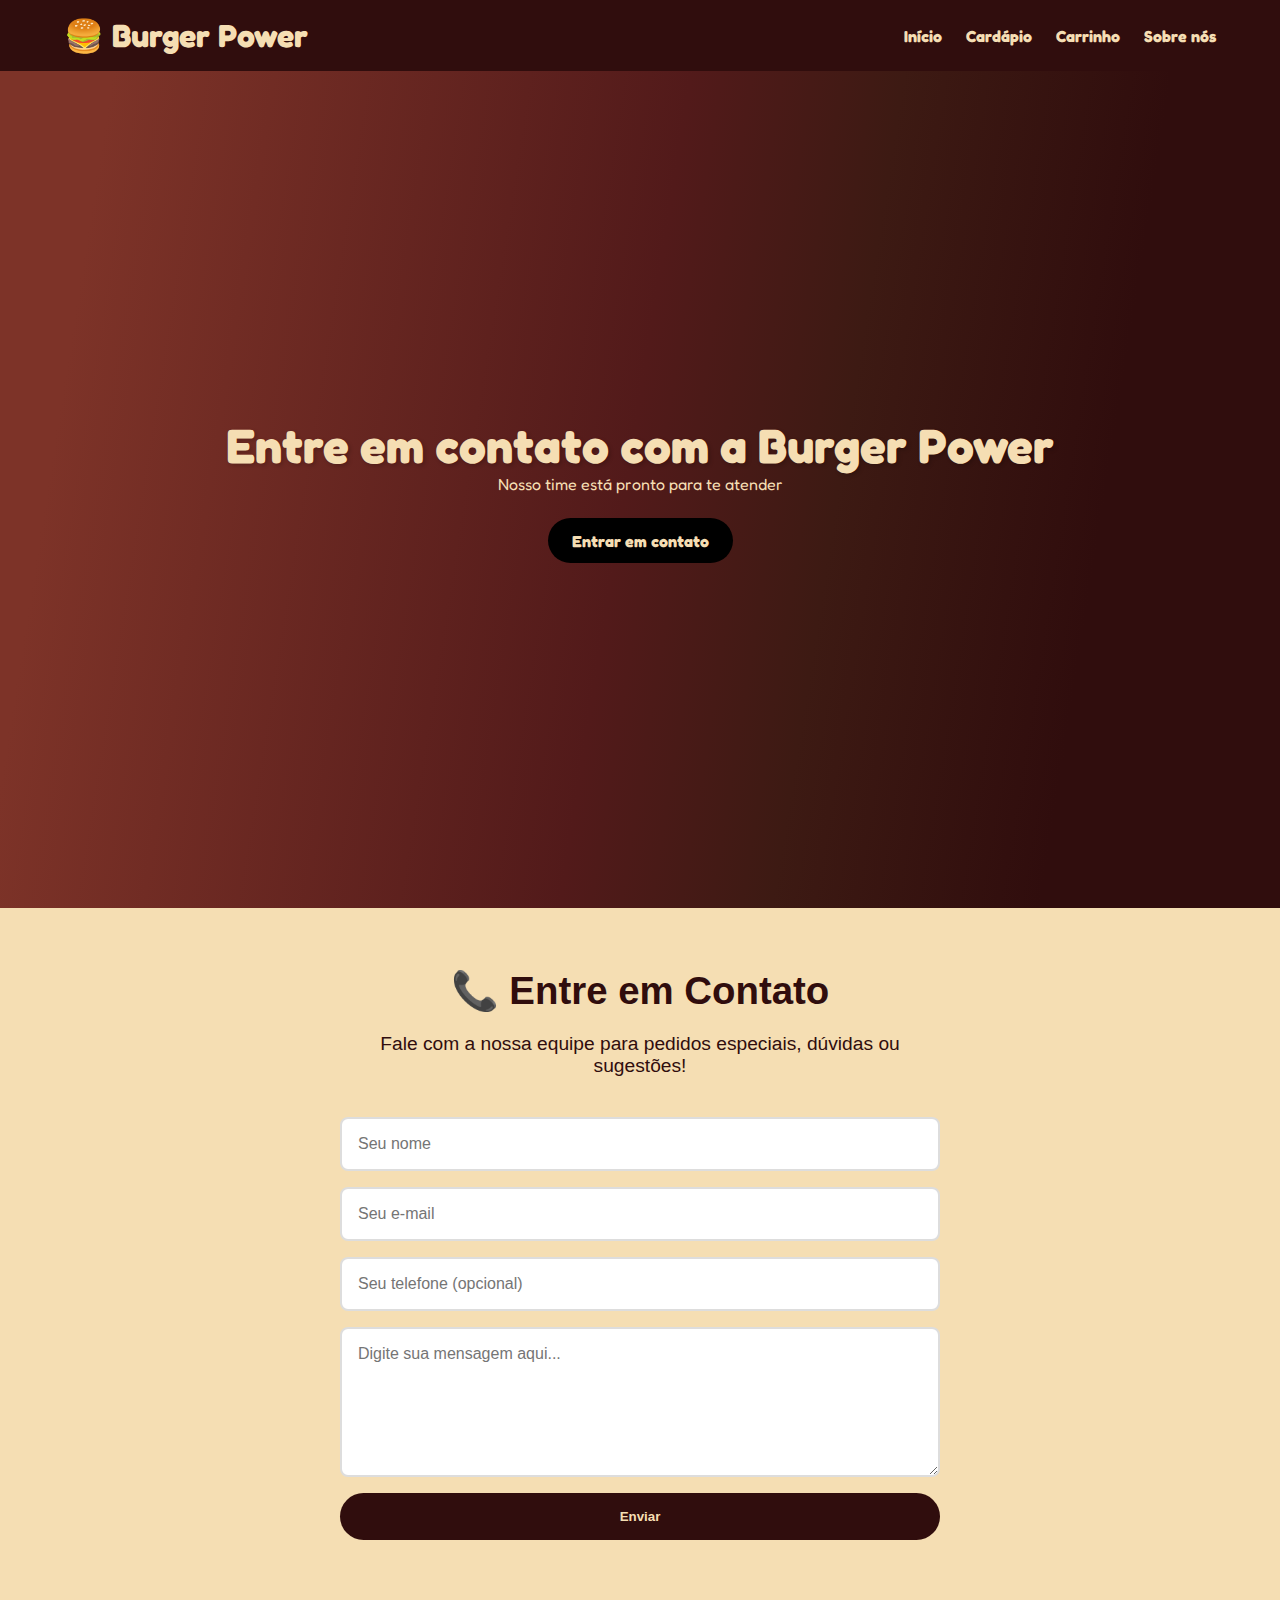
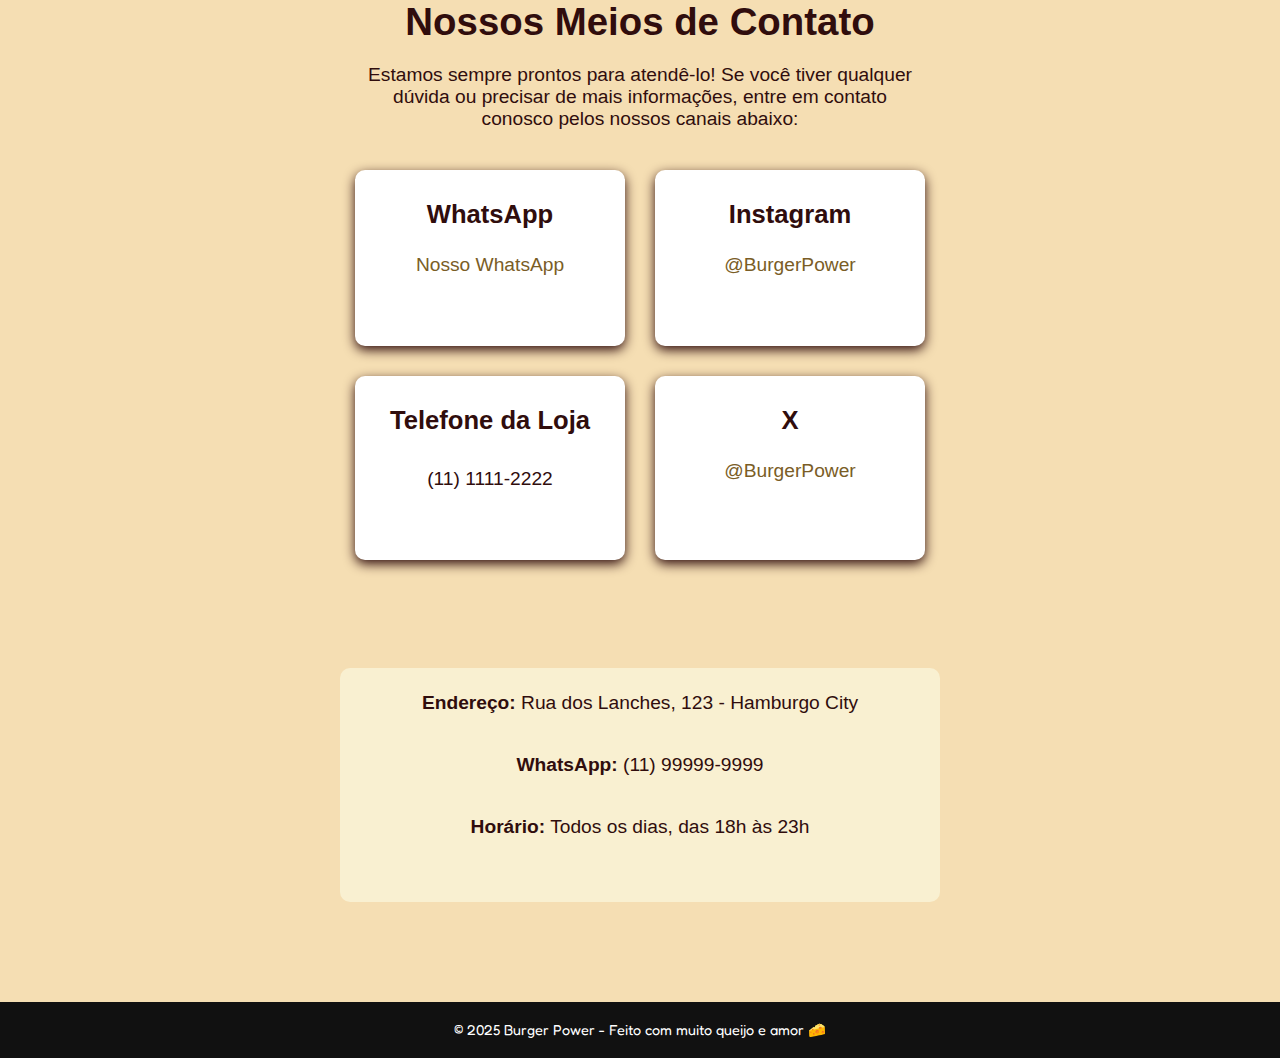
<file: projeto_semestre/html/contato.html>
<!DOCTYPE html>
<html lang="pt-br">
<head>
  <meta charset="UTF-8" />
  <meta name="viewport" content="width=device-width, initial-scale=1.0"/>
  <title>Contato - Burger Power</title>
  <link rel="stylesheet" href="css/contato.css" />
  <link href="https://fonts.googleapis.com/css2?family=Fredoka:wght@500;700&display=swap" rel="stylesheet">
</head>
<body>

  <header>
    <div class="navegacao">
      <h1 class="logo">🍔 Burger Power</h1>
      <nav>
        <ul class="nav-links">
          <li><a href="inicial.html">Início</a></li>
          <li><a href="cardapio.html">Cardápio</a></li>
          <li><a href="carrinho.html">Carrinho</a></li>
          <li><a href="sobrenos.html">Sobre nós</a></li>
        </ul>
      </nav>
    </div>
  </header>

   <section id="principal" class="inicial">
    <div class="conteudoinicial">
      <h2>Entre em contato com a Burger Power</h2>
      <p>Nosso time está pronto para te atender</p>
      <a href="#contato" class="refcontato">Entrar em contato</a>
    </div>
  </section>

  <main class="contato-container" id="contato">
    <h2>📞 Entre em Contato</h2>
    <p class="fale">Fale com a nossa equipe para pedidos especiais, dúvidas ou sugestões!</p>

    <form class="form-contato" >
      <input type="text" placeholder="Seu nome" required />
      <input type="email" placeholder="Seu e-mail" required />
      <input type="tel" placeholder="Seu telefone (opcional)" />
      <textarea placeholder="Digite sua mensagem aqui..." required></textarea>
      <button type="submit">Enviar</button>
    </form>

    <section id="contato">
        <div class="container">
            <h2>Nossos Meios de Contato</h2>
            <p>Estamos sempre prontos para atendê-lo! Se você tiver qualquer dúvida ou precisar de mais informações, entre em contato conosco pelos nossos canais abaixo:</p>
            <div class="contato-info">
                <div class="contato-item">
                    <h3>WhatsApp</h3>
                    <p><a href="https://web.whatsapp.com/#" target="_blank">Nosso WhatsApp</a></p>
                </div>
                <div class="contato-item">
                    <h3>Instagram</h3>
                    <p><a href="https://www.instagram.com/" target="_blank">@BurgerPower</a></p>
                </div>
                <div class="contato-item">
                    <h3>Telefone da Loja</h3>
                    <br>
                    <p>(11) 1111-2222</p>
                </div>
                <div class="contato-item">
                    <h3>X</h3>
                    <p><a href="https://x.com/?lang=pt" target="_blank">@BurgerPower</a></p>
                </div>
            </div>
        </div>
    </section>

    <div class="info-extra">
      <p><strong>Endereço:</strong> Rua dos Lanches, 123 - Hamburgo City</p>
      <p><strong>WhatsApp:</strong> (11) 99999-9999</p>
      <p><strong>Horário:</strong> Todos os dias, das 18h às 23h</p>
    </div>
  </main>
<br>
<br>
  <footer>
    <p>&copy; 2025 Burger Power - Feito com muito queijo e amor 🧀</p>
  </footer>

</body>
</html>
</file>
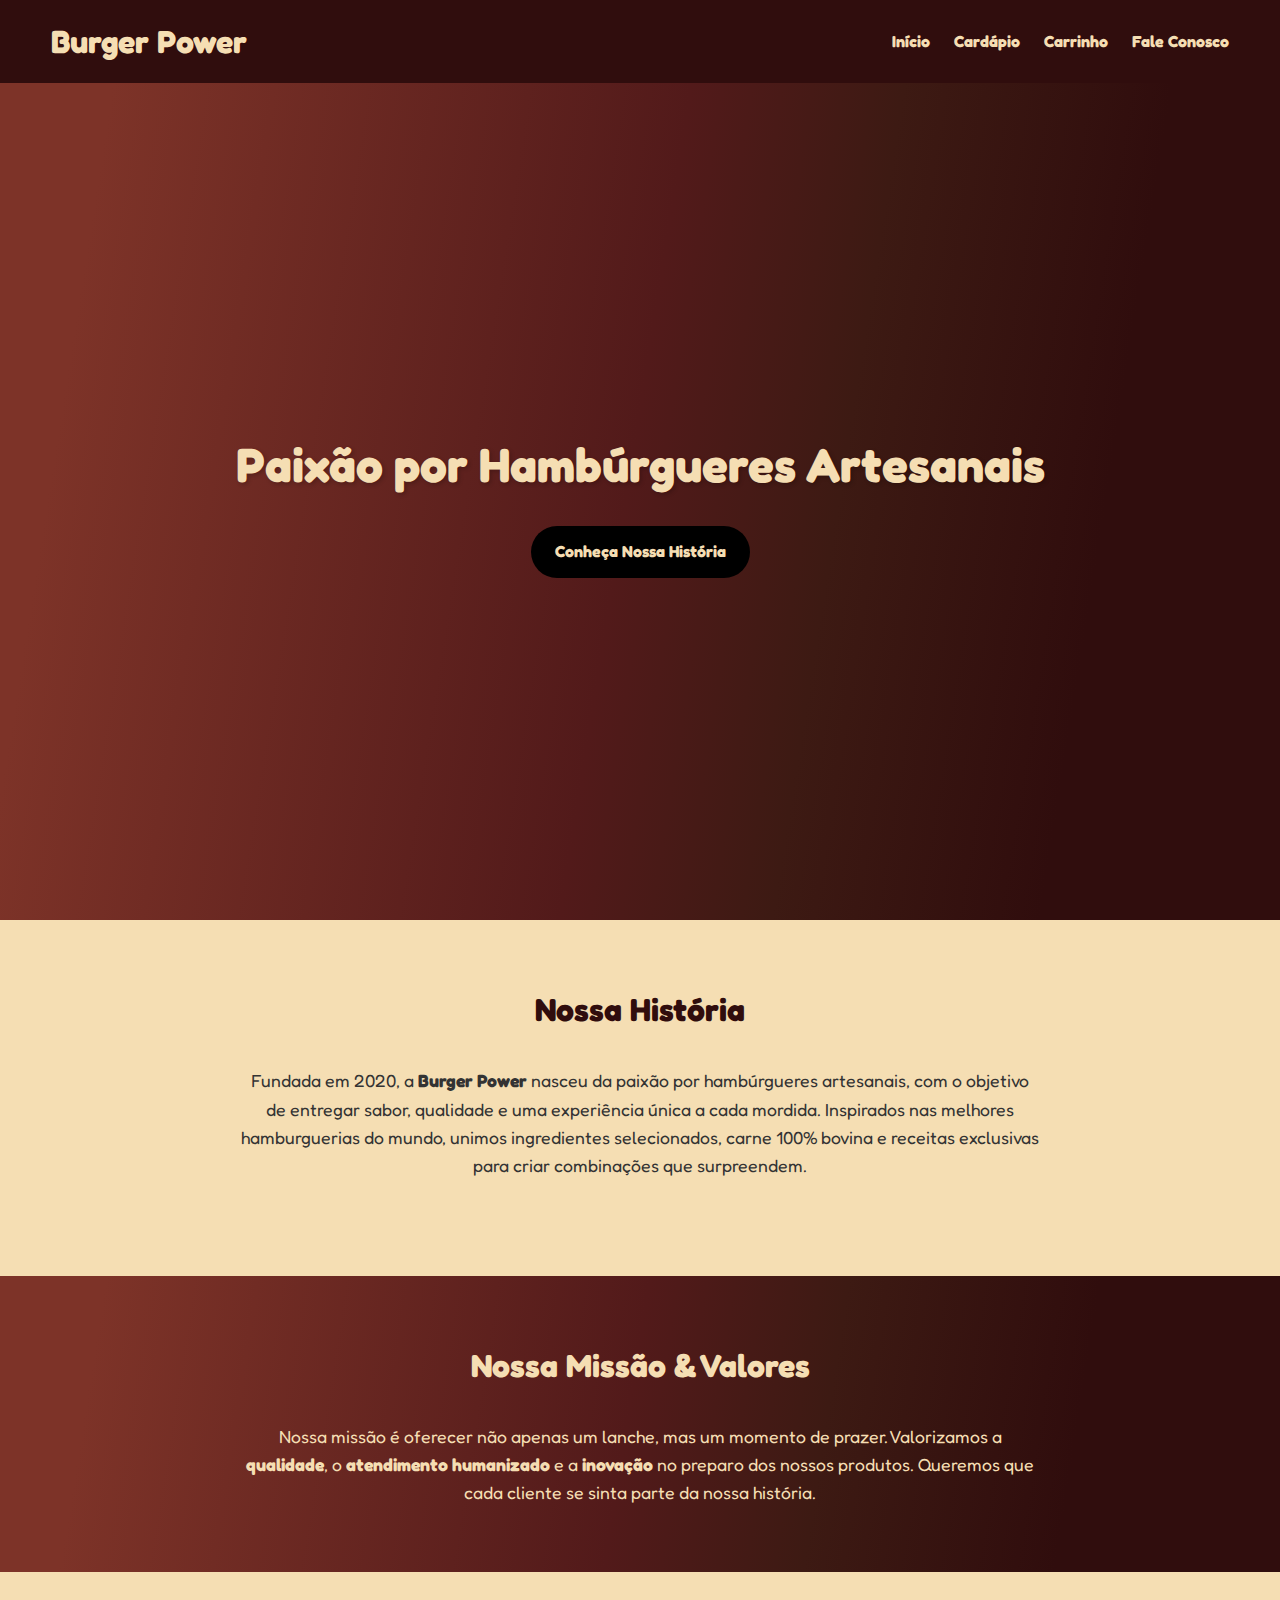
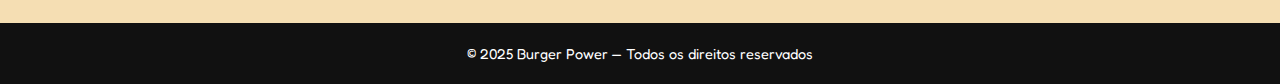
<file: projeto_semestre/html/sobrenos.html>
<!DOCTYPE html>
<html lang="pt-BR">
<head>
  <meta charset="UTF-8" />
  <meta name="viewport" content="width=device-width, initial-scale=1.0"/>
  <title>Sobre Nós | Burger Power</title>
  <link rel="stylesheet" href="css/sobrenos.css" />
  <link href="https://fonts.googleapis.com/css2?family=Fredoka:wght@500;700&display=swap" rel="stylesheet">
</head>
<body>

  <header>
    <div class="navegacao">
      <div class="logo">Burger Power</div>
      <ul class="nav-links">
          <li><a href="inicial.html">Início</a></li>
          <li><a href="cardapio.html">Cardápio</a></li>
          <li><a href="carrinho.html">Carrinho</a></li>
          <li><a href="contato.html">Fale Conosco</a></li>
        </ul>
    </div>
  </header>

  <section class="inicial">
    <div class="conteudoinicial">
      <h2>Paixão por Hambúrgueres Artesanais</h2>
      <a href="#historia" class="refsobrenos">Conheça Nossa História</a>
    </div>
  </section>

  <section class="maispedidos" id="historia">
    <h2 class="osmaispedidos">Nossa História</h2>
    <p style="max-width: 800px; margin: 2rem auto;">
      Fundada em 2020, a <strong>Burger Power</strong> nasceu da paixão por hambúrgueres artesanais, com o objetivo de entregar sabor, qualidade e uma experiência única a cada mordida.
      Inspirados nas melhores hamburguerias do mundo, unimos ingredientes selecionados, carne 100% bovina e receitas exclusivas para criar combinações que surpreendem.
    </p>
  </section>

  <section class="promo-section">
    <h2 class="promocoes">Nossa Missão & Valores</h2>
    <p style="color: wheat; max-width: 800px; margin: 0 auto;">
      Nossa missão é oferecer não apenas um lanche, mas um momento de prazer. Valorizamos a <strong>qualidade</strong>, o <strong>atendimento humanizado</strong> e a <strong>inovação</strong> no preparo dos nossos produtos. Queremos que cada cliente se sinta parte da nossa história.
    </p>
  </section>

<br>
<br>

  <footer>
    © 2025 Burger Power — Todos os direitos reservados
  </footer>
</body>
</html>
</file>
<file: projeto_hamburgueria/html/css/inicial.css>
* {
  margin: 0;
  padding: 0;
  box-sizing: border-box;
}

body {
  font-family: 'Fredoka', sans-serif;
  background-color: #fffdf6;
  color: #333;
  line-height: 1.6;
  scroll-behavior: smooth;
}

header {
  background-color: #300D0D;
  color: wheat;
  padding: 1rem 0;
  box-shadow: 0 4px 6px rgba(0, 0, 0, 0.1);
}

.navegacao {
  width: 90%;
  max-width: 1200px;
  margin: auto;
  display: flex;
  justify-content: space-between;
  align-items: center;
}

.logo {
  font-size: 2rem;
  font-weight: bold;
}

.nav-links {
  list-style: none;
  display: flex;
  gap: 1.5rem;
}

.nav-links a {
  color: wheat;
  text-decoration: none;
  font-weight: bold;
  transition: color 0.3s;
}


.nav-links a:hover {
  color: #ffe600;
}

.inicial {
  background: linear-gradient(99deg, rgba(125, 51, 40, 1) 8%, rgba(82, 26, 26, 1) 49%, rgba(61, 26, 19, 1) 64%, rgba(48, 13, 13, 1) 83%);
  height: 93vh;
  display: flex;
  align-items: center;
  justify-content: center;
  text-align: center;
}

.conteudoinicial {
  color: wheat;
  padding: 2rem;
  animation: fadeIn 1.5s ease-in-out;
}

.inicial h2 {
  font-size: 3rem;
  text-shadow: 2px 2px 4px rgba(0, 0, 0, 0.2);
}

.refsobrenos {
  margin-top: 1.5rem;
  display: inline-block;
  padding: 0.8rem 1.5rem;
  background-color: #000;
  color: wheat;
  text-decoration: none;
  border-radius: 30px;
  font-weight: bold;
  transition: background-color 0.3s;
}

.refsobrenos:hover {
  background-color: #222;
}


.maispedidos {
  background: wheat;
  padding: 4rem 2rem;
  text-align: center;
}

.osmaispedidos {
color:#300D0D
}

.menu-items {
  display: flex;
  gap: 2rem;
  flex-wrap: wrap;
  justify-content: center;
}

.item {
  background: #fff;
  border-radius: 15px;
  padding: 1.5rem;
  width: 280px;
  box-shadow: 0 5px 15px rgba(0,0,0,0.1);
  transition: transform 0.3s, box-shadow 0.3s;
}

.item:hover {
  transform: translateY(-8px);
  box-shadow: 0 10px 22px #300D0D;
}

.item h3 {
  color: #300D0D;
  margin-bottom: 0.5rem;
}

.item span {
  display: block;
  margin-top: 1rem;
  font-weight: bold;
}


.promo-section {
  background: linear-gradient(99deg, rgba(125, 51, 40, 1) 8%, rgba(82, 26, 26, 1) 49%, rgba(61, 26, 19, 1) 64%, rgba(48, 13, 13, 1) 83%);
  padding: 4rem 2rem;
  text-align: center;
}

.promocoes {
  color: wheat;
  font-size: 2rem;
  margin-bottom: 2rem;
}

.lanches {
  display: flex;
  justify-content: center;
  gap: 2rem;
  flex-wrap: wrap;
}

.lanche {
  background: #fff;
  padding: 1.5rem;
  border-radius: 12px;
  width: 260px;
  box-shadow: 0 5px 10px rgba(0,0,0,0.1);
  transition: transform 0.3s, box-shadow 0.3s;
}

.lanche:hover {
  transform: translateY(-8px);
  box-shadow: 0 10px 22px #300D0D;
}


.depoimentos {
  background: wheat;
  padding: 3rem 2rem;
  text-align: center;
}

.depoimentosreais {
  display: flex;
  flex-direction: column;
  gap: 1.5rem;
  max-width: 700px;
  margin: auto;
}

.depoimento {
  background: #f0f0f0;
  padding: 1.5rem;
  border-radius: 10px;
  font-style: italic;
  box-shadow: 0 4px 6px rgba(0,0,0,0.1);
}

.dizendo {
  color:#300D0D
}


.time {
  background: wheat;
  padding: 4rem 2rem;
  text-align: center;
}

.membros {
  display: flex;
  justify-content: center;
  gap: 2rem;
  flex-wrap: wrap;
}

.membro {
  background: white;
  padding: 1.5rem;
  border-radius: 12px;
  width: 220px;
  box-shadow: 0 3px 8px rgba(0,0,0,0.1);
  transition: transform 0.5s, box-shadow 0.5s
}

.membro:hover {
  transform: translateY(-8px);
  box-shadow: 0 10px 22px #300D0D;
}

.atende{
  color:#300D0D
}

.contatos {
  padding: 4rem 2rem;
  background-color: wheat;
  text-align: center;
}

.formascontato {
  max-width: 600px;
  margin: auto;
  display: flex;
  flex-direction: column;
  gap: 1rem;
}

.formascontato input,
.formascontato textarea {
  padding: 0.9rem;
  border: 1px solid #ccc;
  border-radius: 8px;
  font-size: 1rem;
}

.formascontato button {
  padding: 0.9rem;
  background-color: #300D0D;
  color: white;
  border: none;
  border-radius: 30px;
  font-weight: bold;
  cursor: pointer;
  transition: background-color 0.3s, box-shadow 0.3s;
}

.formascontato button:hover {
  background-color: #300D0D;
  box-shadow: 0 4px 6px rgba(0,0,0,0.1);
}

.fale {
  color:#300D0D
}


footer {
  background-color: #111;
  color: white;
  text-align: center;
  padding: 1.2rem 0;
  font-size: 0.9rem;
}
</file>
<file: projeto_hamburgueria/html/css/cardapio.css>
* {
    margin: 0;
    padding: 0;
    box-sizing: border-box;
  }
  
  body {
    font-family: 'Fredoka', sans-serif;
    background-color: #fffdf6;
    color: #333;
    line-height: 1.6;
  }
  
  
  header {
    background-color: #300D0D;
    color: wheat;
    padding: 1rem 0;
  }
  
  .navegacao {
    width: 90%;
    max-width: 1200px;
    margin: auto;
    display: flex;
    justify-content: space-between;
    align-items: center;
  }
  
  .logo {
    font-size: 2rem;
    font-weight: 700;
    font-family: 'Fredoka', sans-serif;
  }

  .nav-links {
    list-style: none;
    display: flex;
    gap: 1.5rem;
  }
  
  .nav-links a {
    color: wheat;
    text-decoration: none;
    font-weight: bold;
    transition: 0.3s;
  }
  
  .nav-links a:hover {
    color: #ffe600;
  }

  .inicial {
    background: linear-gradient(99deg, rgba(125, 51, 40, 1) 8%, rgba(82, 26, 26, 1) 49%, rgba(61, 26, 19, 1) 64%, rgba(48, 13, 13, 1) 83%);
    height: 93vh;
    display: flex;
    align-items: center;
    justify-content: center;
    text-align: center;
  }
  
  .conteudoinicial {
    color: wheat;
    padding: 2rem;
    animation: fadeIn 1.5s ease-in-out;
  }
  
  .inicial h2 {
    font-size: 3rem;
    text-shadow: 2px 2px 4px rgba(0, 0, 0, 0.2);
  }
  
  .reflanches {
    margin-top: 1.5rem;
    display: inline-block;
    padding: 0.8rem 1.5rem;
    background-color: #000;
    color: wheat;
    text-decoration: none;
    border-radius: 30px;
    font-weight: bold;
    transition: background-color 0.3s;
  }
  
  .reflanches:hover {
    background-color: #222;
  }


  .cardapio {
    background: linear-gradient(99deg, rgba(125, 51, 40, 1) 8%, rgba(82, 26, 26, 1) 49%, rgba(61, 26, 19, 1) 64%, rgba(48, 13, 13, 1) 83%);
    height: 93vh;
    display: flex;
    align-items: center;
    justify-content: center;
    text-align: center;
  }
  
  .conteudocardapio {
    color: wheat;
    padding: 2rem;
  }
  
  .conteudocardapio h2 {
    font-size: 3rem;
  }
  
  .conteudocardapio p {
    margin-top: 1rem;
    font-size: 1.2rem;
  }

  .nossoslanches,
.nossosacompanhamentos {
  background: wheat;
  display: flex;
  align-items: center;
  justify-content: center;
  text-align: center;
  height: 12vh; 
}

.nossoslanches h1,
.nossosacompanhamentos h1 {
  color: #333; 
  font-size: 4rem; 
  margin: 0; 
  padding: 0; 
}
  
  
  .secao-cardapio-lanches {
    background: wheat;
    padding: 4rem 2rem;
    text-align: center;
  }
  
  .itens-cardapio {
    display: flex;
    gap: 2rem;
    flex-wrap: wrap;
    justify-content: center;
  }

  .item:hover {
  transform: translateY(-8px);
  box-shadow: 0 10px 22px #300D0D;
  transition: transform 0.5s, box-shadow 0.5s
}
  
  .item {
    background: #fff;
    border-radius: 15px;
    padding: 1.5rem;
    width: 280px;
    box-shadow: 0 5px 15px rgba(0,0,0,0.1);
    display: flex;
    flex-direction: column;
    justify-content: space-between;
    height: 500px;
  }

  .item p {
    flex-grow: 1;
    margin: 1rem 0;
  }
  
  .item h3 {
    color: #ff4747;
  }
  
  .item span {
    font-weight: bold;
    color: #d35400;
    font-size: 1.1rem;
    margin-top: auto;
  }



  .secao-cardapio-complementos {
    background: wheat;
    padding: 4rem 2rem;
    text-align: center;
  }
  
  .itens-cardapio-complementos {
    display: flex;
    gap: 2rem;
    flex-wrap: wrap;
    justify-content: center;
  }
  
  .itemcomplemento {
    background: #fff;
    border-radius: 15px;
    padding: 1.5rem;
    width: 280px;
    box-shadow: 0 5px 15px rgba(0, 0, 0, 0.1);
    display: flex;
    flex-direction: column;
    justify-content: space-between;
    height: 500px;
  }
  
  .itemcomplemento p {
    flex-grow: 1;
    margin: 1rem 0;
  }
  
  .itemcomplemento h3 {
    color: #ff4747;
  }
  
  .itemcomplemento .preco {
    font-weight: bold;
    color: #d35400;
    font-size: 1.1rem;
    margin-top: auto;
  }

  .itemcomplemento:hover {
  transform: translateY(-8px);
  box-shadow: 0 10px 22px #300D0D;
  transition: transform 0.5s, box-shadow 0.5s
}


  
  footer {
    background-color: #111;
    color: white;
    text-align: center;
    padding: 1.2rem 0;
    font-size: 0.9rem;
  }
</file>
<file: projeto_hamburgueria/html/css/carrinho.css>
* {
    margin: 0;
    padding: 0;
    box-sizing: border-box;
}


body {
    font-family: 'Fredoka', sans-serif;
    background-color: wheat;
    color: #333;
    line-height: 1.6;
  }


 header {
    background-color: #300D0D;
    color: wheat;
    padding: 1rem 0;
  }

 .navegacao {
    width: 90%;
    max-width: 1200px;
    margin: auto;
    display: flex;
    justify-content: space-between;
    align-items: center;
  }

.logo {
    font-size: 2rem;
    font-weight: 700;
    font-family: 'Fredoka', sans-serif;
  }

  .nav-links {
    list-style: none;
    display: flex;
    gap: 1.5rem;
  }
  
  .nav-links a {
    color: wheat;
    text-decoration: none;
    font-weight: bold;
    transition: 0.3s;
  }
  
  .nav-links a:hover {
    color: #ffe600;
  }



#carrinho {
    background: linear-gradient(99deg, rgba(125, 51, 40, 1) 8%, rgba(82, 26, 26, 1) 49%, rgba(61, 26, 19, 1) 64%, rgba(48, 13, 13, 1) 83%);
    margin: 3rem auto;
    width: 80%;
    max-width: 900px;
    padding: 2rem;
    box-shadow: 0 4px 6px rgba(0, 0, 0, 0.1);
    border-radius: 10px;
}

#carrinho h2 {
    text-align: center;
    font-size: 2rem;
    color: wheat;
    margin-bottom: 1.5rem;
}

#cart-items {
    list-style: none;
    margin-bottom: 1.5rem;
}

#cart-items li {
    display: flex;
    justify-content: space-between;
    align-items: center;
    padding: 1rem;
    margin-bottom: 1rem;
    background-color: #f9f9f9;
    border: 1px solid #ddd;
    border-radius: 5px;
}

#cart-items li span {
    font-weight: bold;
    color: #2d3436;
}

#cart-items li .item-remove {
    background-color: #ff4747;
    color: white;
    border: none;
    padding: 0.5rem 1rem;
    cursor: pointer;
    border-radius: 5px;
    transition: 0.3s;
}

#cart-items li .item-remove:hover {
    background-color: #e84141;
}


#cart-total {
    font-size: 1.2rem;
    font-weight: bold;
    margin-top: 2rem;
    text-align: right;
    color: wheat;
}

#cart-total span {
    font-size: 1.5rem;
    color: wheat;
}


#checkout-button {
    background-color: #2d3436;
    color: white;
    padding: 1rem 2rem;
    font-size: 1.2rem;
    font-weight: bold;
    border: none;
    border-radius: 5px;
    width: 100%;
    cursor: pointer;
    transition: 0.3s;
}

#checkout-button:hover {
    background-color: #ffe600;
    color: #2d3436;
}


footer {
    background-color: #111;
    color: white;
    text-align: center;
    padding: 1.2rem 0;
    font-size: 0.9rem;
    position: fixed;
    bottom: 0;
    width: 100%;
}
</file>
<file: projeto_hamburgueria/html/css/contato.css>
* {
    margin: 0;
    padding: 0;
    box-sizing: border-box;
  }
  
  body {
    font-family: 'Fredoka', sans-serif;
    background-color: wheat;
    color: #333;
  }
  
  header {
    background-color: #300D0D;
    color: wheat;
    padding: 1rem 0;
  }
  
  .navegacao {
    width: 90%;
    max-width: 1200px;
    margin: auto;
    display: flex;
    justify-content: space-between;
    align-items: center;
  }
  
  .logo {
    font-size: 2rem;
  }
  
  .nav-links {
    list-style: none;
    display: flex;
    gap: 1.5rem;
  }
  
  .nav-links a {
    color: wheat;
    text-decoration: none;
    font-weight: bold;
    transition: 0.3s;
  }
  
  .nav-links a:hover {
    color: #ffe600;
  }


  .inicial {
  background: linear-gradient(99deg, rgba(125, 51, 40, 1) 8%, rgba(82, 26, 26, 1) 49%, rgba(61, 26, 19, 1) 64%, rgba(48, 13, 13, 1) 83%);
  height: 93vh;
  display: flex;
  align-items: center;
  justify-content: center;
  text-align: center;
}

.conteudoinicial {
  color: wheat;
  padding: 2rem;
  animation: fadeIn 1.5s ease-in-out;
}

.inicial h2 {
  font-size: 3rem;
  text-shadow: 2px 2px 4px rgba(0, 0, 0, 0.2);
}

.refcontato {
  margin-top: 1.5rem;
  display: inline-block;
  padding: 0.8rem 1.5rem;
  background-color: #000;
  color: wheat;
  text-decoration: none;
  border-radius: 30px;
  font-weight: bold;
  transition: background-color 0.3s;
}

.refcontato:hover {
  background-color: #222;
}

  .contato-container {
    padding: 3rem 2rem;
    max-width: 600px;
    margin: auto;
    text-align: center;
  }
  
  .contato-container h2 {
    font-size: 2.5rem;
    color: #300D0D;
    margin-bottom: 1rem;
  }

  .fale {
    color: #300D0D;
  }
  
  .form-contato {
    display: flex;
    flex-direction: column;
    gap: 1rem;
    margin-top: 2rem;
  }
  
  .form-contato input,
  .form-contato textarea {
    padding: 1rem;
    border: 2px solid #ddd;
    border-radius: 8px;
    font-size: 1rem;
    font-family: inherit;
  }
  
  .form-contato textarea {
    resize: vertical;
    height: 150px;
  }
  
  .form-contato button {
    background-color: #300D0D;
    color: wheat;
    padding: 1rem;
    border: none;
    border-radius: 30px;
    font-weight: bold;
    cursor: pointer;
    transition: 0.3s;
  }
  
  .form-contato button:hover {
    background-color: #300D0D;
  }



  #contato {
    background-color: wheat;
    padding: 60px 0;
    font-family: 'Arial', sans-serif;
    color: #333;
}

#contato .container {
    max-width: 1200px;
    margin: 0 auto;
    padding: 0 15px;
}

#contato h2 {
    text-align: center;
    font-size: 2.4rem;
    font-weight: 600;
    margin-bottom: 20px;
    color: #300D0D;
}

#contato p {
    text-align: center;
    font-size: 1.2rem;
    color: #300D0D;
    margin-bottom: 40px;
}

.contato-info {
    display: grid;
    grid-template-columns: repeat(auto-fill, minmax(250px, 1fr));
    gap: 30px;
    justify-items: center;
}

.contato-item {
    background-color: #ffffff;
    padding: 30px;
    border-radius: 10px;
    box-shadow: 0 4px 12px #300D0D;
    text-align: center;
    transition: all 0.5s ease;
    width: 100%;
    max-width: 350px;
    box-sizing: border-box;
}

.contato-item:hover {
    transform: translateY(-10px);
    box-shadow: 0 10px 20px rgba(0, 0, 0, 0.15);
}

.contato-item h3 {
    font-size: 1.6rem;
    font-weight: 600;
    margin-bottom: 15px;
    color: #300D0D;
}

.contato-item p {
    font-size: 1.1rem;
    color: #666;
    margin-bottom: 15px;
}

.contato-item a {
    text-decoration: none;
    color: rgb(122, 93, 38);
    font-weight: 500;
    display: inline-block;
    margin-top: 10px;
}

.contato-item a:hover {
    color: #0059ff;
    text-decoration: underline;
}

  .info-extra {
    margin-top: 3rem;
    background: #f9f0d1;
    padding: 1.5rem;
    border-radius: 10px;
    text-align: left;
    font-size: 0.95rem;
  }
  
  footer {
    background-color: #111;
    color: white;
    text-align: center;
    padding: 1.2rem 0;
    font-size: 0.9rem;
    bottom: 0;
    width: 100%;
}
</file>
<file: projeto_hamburgueria/html/css/sobrenos.css>
* {
  margin: 0;
  padding: 0;
  box-sizing: border-box;
}

body {
  font-family: 'Fredoka', sans-serif;
  background-color: wheat;
  color: #333;
  line-height: 1.6;
  scroll-behavior: smooth;
}


header {
  background-color: #300D0D;
  color: wheat;
  padding: 1rem 0;
  box-shadow: 0 4px 6px rgba(0, 0, 0, 0.1);
}

.navegacao {
  width: 92%;
  max-width: 1200px;
  margin: auto;
  display: flex;
  justify-content: space-between;
  align-items: center;
}

.logo {
  font-size: 2rem;
  font-weight: bold;
}

.nav-links {
  list-style: none;
  display: flex;
  gap: 1.5rem;
}

.nav-links a {
  color: wheat;
  text-decoration: none;
  font-weight: bold;
  transition: color 0.3s;
}

.nav-links a:hover {
  color: #ffe600;
}


.inicial {
  background: linear-gradient(99deg, rgba(125, 51, 40, 1) 8%, rgba(82, 26, 26, 1) 49%, rgba(61, 26, 19, 1) 64%, rgba(48, 13, 13, 1) 83%);
  height: 93vh;
  display: flex;
  align-items: center;
  justify-content: center;
  text-align: center;
}

.conteudoinicial {
  color: wheat;
  padding: 2rem;
  animation: fadeIn 1.5s ease-in-out;
}

.inicial h2 {
  font-size: 3rem;
  text-shadow: 2px 2px 4px rgba(0, 0, 0, 0.2);
}

.refsobrenos {
  margin-top: 1.5rem;
  display: inline-block;
  padding: 0.8rem 1.5rem;
  background-color: #000;
  color: wheat;
  text-decoration: none;
  border-radius: 30px;
  font-weight: bold;
  transition: background-color 0.3s;
}

.refsobrenos:hover {
  background-color: #222;
}


.maispedidos {
  background: wheat;
  padding: 4rem 2rem;
  text-align: center;
}

.osmaispedidos {
  color: #300D0D;
  font-size: 2rem;
  margin-bottom: 1.5rem;
}

.maispedidos p {
  max-width: 800px;
  margin: 0 auto;
  font-size: 1.1rem;
}


.promo-section {
  background: linear-gradient(99deg, rgba(125, 51, 40, 1) 8%, rgba(82, 26, 26, 1) 49%, rgba(61, 26, 19, 1) 64%, rgba(48, 13, 13, 1) 83%);
  padding: 4rem 2rem;
  text-align: center;
}

.promocoes {
  color: wheat;
  font-size: 2rem;
  margin-bottom: 2rem;
}

.promo-section p {
  color: wheat;
  max-width: 800px;
  margin: 0 auto;
  font-size: 1.1rem;
}


.time {
  background: wheat;
  padding: 4rem 2rem;
  text-align: center;
}

.atende {
  color: #300D0D;
  font-size: 2rem;
  margin-bottom: 2rem;
}

.membros {
  display: flex;
  justify-content: center;
  gap: 2rem;
  flex-wrap: wrap;
}

.membro {
  background: #fff;
  padding: 1.5rem;
  border-radius: 12px;
  width: 220px;
  box-shadow: 0 3px 8px rgba(0, 0, 0, 0.1);
  transition: transform 0.3s, box-shadow 0.3s;
}

.membro:hover {
  transform: translateY(-8px);
  box-shadow: 0 10px 22px #300D0D;
}

.membro h3 {
  color: #300D0D;
  margin-bottom: 0.5rem;
}

.membro p {
  font-size: 1rem;
  color: #555;
}


footer {
  background-color: #111;
  color: white;
  text-align: center;
  padding: 1.2rem 0;
  font-size: 0.9rem;
}
</file>
<file: projeto_semestre/html/css/cardapio.css>
* {
    margin: 0;
    padding: 0;
    box-sizing: border-box;
  }
  
  body {
    font-family: 'Fredoka', sans-serif;
    background-color: #fffdf6;
    color: #333;
    line-height: 1.6;
  }
  
  
  header {
    background-color: #300D0D;
    color: wheat;
    padding: 1rem 0;
  }
  
  .navegacao {
    width: 90%;
    max-width: 1200px;
    margin: auto;
    display: flex;
    justify-content: space-between;
    align-items: center;
  }
  
  .logo {
    font-size: 2rem;
    font-weight: 700;
    font-family: 'Fredoka', sans-serif;
  }

  .nav-links {
    list-style: none;
    display: flex;
    gap: 1.5rem;
  }
  
  .nav-links a {
    color: wheat;
    text-decoration: none;
    font-weight: bold;
    transition: 0.3s;
  }
  
  .nav-links a:hover {
    color: #ffe600;
  }


  .cardapio {
    background: linear-gradient(99deg, rgba(125, 51, 40, 1) 8%, rgba(82, 26, 26, 1) 49%, rgba(61, 26, 19, 1) 64%, rgba(48, 13, 13, 1) 83%);
    height: 93vh;
    display: flex;
    align-items: center;
    justify-content: center;
    text-align: center;
  }
  
  .conteudocardapio {
    color: wheat;
    padding: 2rem;
  }
  
  .conteudocardapio h2 {
    font-size: 3rem;
  }
  
  .conteudocardapio p {
    margin-top: 1rem;
    font-size: 1.2rem;
  }

  .nossoslanches,
.nossosacompanhamentos {
  background: wheat;
  display: flex;
  align-items: center;
  justify-content: center;
  text-align: center;
  height: 12vh; 
}

.nossoslanches h1,
.nossosacompanhamentos h1 {
  color: #333; 
  font-size: 4rem; 
  margin: 0; 
  padding: 0; 
}
  
  
  .secao-cardapio-lanches {
    background: wheat;
    padding: 4rem 2rem;
    text-align: center;
  }
  
  .itens-cardapio {
    display: flex;
    gap: 2rem;
    flex-wrap: wrap;
    justify-content: center;
  }

  .item:hover {
  transform: translateY(-8px);
  box-shadow: 0 10px 22px #300D0D;
  transition: transform 0.5s, box-shadow 0.5s
}
  
  .item {
    background: #fff;
    border-radius: 15px;
    padding: 1.5rem;
    width: 280px;
    box-shadow: 0 5px 15px rgba(0,0,0,0.1);
    display: flex;
    flex-direction: column;
    justify-content: space-between;
    height: 500px;
  }

  .item p {
    flex-grow: 1;
    margin: 1rem 0;
  }
  
  .item h3 {
    color: #ff4747;
  }
  
  .item span {
    font-weight: bold;
    color: #d35400;
    font-size: 1.1rem;
    margin-top: auto;
  }



  .secao-cardapio-complementos {
    background: wheat;
    padding: 4rem 2rem;
    text-align: center;
  }
  
  .itens-cardapio-complementos {
    display: flex;
    gap: 2rem;
    flex-wrap: wrap;
    justify-content: center;
  }
  
  .itemcomplemento {
    background: #fff;
    border-radius: 15px;
    padding: 1.5rem;
    width: 280px;
    box-shadow: 0 5px 15px rgba(0, 0, 0, 0.1);
    display: flex;
    flex-direction: column;
    justify-content: space-between;
    height: 500px;
  }
  
  .itemcomplemento p {
    flex-grow: 1;
    margin: 1rem 0;
  }
  
  .itemcomplemento h3 {
    color: #ff4747;
  }
  
  .itemcomplemento .preco {
    font-weight: bold;
    color: #d35400;
    font-size: 1.1rem;
    margin-top: auto;
  }

  .itemcomplemento:hover {
  transform: translateY(-8px);
  box-shadow: 0 10px 22px #300D0D;
  transition: transform 0.5s, box-shadow 0.5s
}


  
  footer {
    background-color: #111;
    color: white;
    text-align: center;
    padding: 1.2rem 0;
    font-size: 0.9rem;
  }
</file>
<file: projeto_semestre/html/css/carrinho.css>
* {
    margin: 0;
    padding: 0;
    box-sizing: border-box;
}


body {
    font-family: 'Fredoka', sans-serif;
    background-color: wheat;
    color: #333;
    line-height: 1.6;
  }


 header {
    background-color: #300D0D;
    color: wheat;
    padding: 1rem 0;
  }

 .navegacao {
    width: 90%;
    max-width: 1200px;
    margin: auto;
    display: flex;
    justify-content: space-between;
    align-items: center;
  }

.logo {
    font-size: 2rem;
    font-weight: 700;
    font-family: 'Fredoka', sans-serif;
  }

  .nav-links {
    list-style: none;
    display: flex;
    gap: 1.5rem;
  }
  
  .nav-links a {
    color: wheat;
    text-decoration: none;
    font-weight: bold;
    transition: 0.3s;
  }
  
  .nav-links a:hover {
    color: #ffe600;
  }



#carrinho {
    background: linear-gradient(99deg, rgba(125, 51, 40, 1) 8%, rgba(82, 26, 26, 1) 49%, rgba(61, 26, 19, 1) 64%, rgba(48, 13, 13, 1) 83%);
    margin: 3rem auto;
    width: 80%;
    max-width: 900px;
    padding: 2rem;
    box-shadow: 0 4px 6px rgba(0, 0, 0, 0.1);
    border-radius: 10px;
}

#carrinho h2 {
    text-align: center;
    font-size: 2rem;
    color: wheat;
    margin-bottom: 1.5rem;
}

#cart-items {
    list-style: none;
    margin-bottom: 1.5rem;
}

#cart-items li {
    display: flex;
    justify-content: space-between;
    align-items: center;
    padding: 1rem;
    margin-bottom: 1rem;
    background-color: #f9f9f9;
    border: 1px solid #ddd;
    border-radius: 5px;
}

#cart-items li span {
    font-weight: bold;
    color: #2d3436;
}

#cart-items li .item-remove {
    background-color: #ff4747;
    color: white;
    border: none;
    padding: 0.5rem 1rem;
    cursor: pointer;
    border-radius: 5px;
    transition: 0.3s;
}

#cart-items li .item-remove:hover {
    background-color: #e84141;
}


#cart-total {
    font-size: 1.2rem;
    font-weight: bold;
    margin-top: 2rem;
    text-align: right;
    color: wheat;
}

#cart-total span {
    font-size: 1.5rem;
    color: wheat;
}


#checkout-button {
    background-color: #2d3436;
    color: white;
    padding: 1rem 2rem;
    font-size: 1.2rem;
    font-weight: bold;
    border: none;
    border-radius: 5px;
    width: 100%;
    cursor: pointer;
    transition: 0.3s;
}

#checkout-button:hover {
    background-color: #ffe600;
    color: #2d3436;
}


footer {
    background-color: #111;
    color: white;
    text-align: center;
    padding: 1.2rem 0;
    font-size: 0.9rem;
    position: fixed;
    bottom: 0;
    width: 100%;
}
</file>
<file: projeto_semestre/html/css/contato.css>
* {
    margin: 0;
    padding: 0;
    box-sizing: border-box;
  }
  
  body {
    font-family: 'Fredoka', sans-serif;
    background-color: wheat;
    color: #333;
  }
  
  header {
    background-color: #300D0D;
    color: wheat;
    padding: 1rem 0;
  }
  
  .navegacao {
    width: 90%;
    max-width: 1200px;
    margin: auto;
    display: flex;
    justify-content: space-between;
    align-items: center;
  }
  
  .logo {
    font-size: 2rem;
  }
  
  .nav-links {
    list-style: none;
    display: flex;
    gap: 1.5rem;
  }
  
  .nav-links a {
    color: wheat;
    text-decoration: none;
    font-weight: bold;
    transition: 0.3s;
  }
  
  .nav-links a:hover {
    color: #ffe600;
  }


  .inicial {
  background: linear-gradient(99deg, rgba(125, 51, 40, 1) 8%, rgba(82, 26, 26, 1) 49%, rgba(61, 26, 19, 1) 64%, rgba(48, 13, 13, 1) 83%);
  height: 93vh;
  display: flex;
  align-items: center;
  justify-content: center;
  text-align: center;
}

.conteudoinicial {
  color: wheat;
  padding: 2rem;
  animation: fadeIn 1.5s ease-in-out;
}

.inicial h2 {
  font-size: 3rem;
  text-shadow: 2px 2px 4px rgba(0, 0, 0, 0.2);
}

.refcontato {
  margin-top: 1.5rem;
  display: inline-block;
  padding: 0.8rem 1.5rem;
  background-color: #000;
  color: wheat;
  text-decoration: none;
  border-radius: 30px;
  font-weight: bold;
  transition: background-color 0.3s;
}

.refcontato:hover {
  background-color: #222;
}

  .contato-container {
    padding: 3rem 2rem;
    max-width: 600px;
    margin: auto;
    text-align: center;
  }
  
  .contato-container h2 {
    font-size: 2.5rem;
    color: #300D0D;
    margin-bottom: 1rem;
  }

  .fale {
    color: #300D0D;
  }
  
  .form-contato {
    display: flex;
    flex-direction: column;
    gap: 1rem;
    margin-top: 2rem;
  }
  
  .form-contato input,
  .form-contato textarea {
    padding: 1rem;
    border: 2px solid #ddd;
    border-radius: 8px;
    font-size: 1rem;
    font-family: inherit;
  }
  
  .form-contato textarea {
    resize: vertical;
    height: 150px;
  }
  
  .form-contato button {
    background-color: #300D0D;
    color: wheat;
    padding: 1rem;
    border: none;
    border-radius: 30px;
    font-weight: bold;
    cursor: pointer;
    transition: 0.3s;
  }
  
  .form-contato button:hover {
    background-color: #300D0D;
  }



  #contato {
    background-color: wheat;
    padding: 60px 0;
    font-family: 'Arial', sans-serif;
    color: #333;
}

#contato .container {
    max-width: 1200px;
    margin: 0 auto;
    padding: 0 15px;
}

#contato h2 {
    text-align: center;
    font-size: 2.4rem;
    font-weight: 600;
    margin-bottom: 20px;
    color: #300D0D;
}

#contato p {
    text-align: center;
    font-size: 1.2rem;
    color: #300D0D;
    margin-bottom: 40px;
}

.contato-info {
    display: grid;
    grid-template-columns: repeat(auto-fill, minmax(250px, 1fr));
    gap: 30px;
    justify-items: center;
}

.contato-item {
    background-color: #ffffff;
    padding: 30px;
    border-radius: 10px;
    box-shadow: 0 4px 12px #300D0D;
    text-align: center;
    transition: all 0.5s ease;
    width: 100%;
    max-width: 350px;
    box-sizing: border-box;
}

.contato-item:hover {
    transform: translateY(-10px);
    box-shadow: 0 10px 20px rgba(0, 0, 0, 0.15);
}

.contato-item h3 {
    font-size: 1.6rem;
    font-weight: 600;
    margin-bottom: 15px;
    color: #300D0D;
}

.contato-item p {
    font-size: 1.1rem;
    color: #666;
    margin-bottom: 15px;
}

.contato-item a {
    text-decoration: none;
    color: rgb(122, 93, 38);
    font-weight: 500;
    display: inline-block;
    margin-top: 10px;
}

.contato-item a:hover {
    color: #0059ff;
    text-decoration: underline;
}

  .info-extra {
    margin-top: 3rem;
    background: #f9f0d1;
    padding: 1.5rem;
    border-radius: 10px;
    text-align: left;
    font-size: 0.95rem;
  }
  
  footer {
    background-color: #111;
    color: white;
    text-align: center;
    padding: 1.2rem 0;
    font-size: 0.9rem;
    bottom: 0;
    width: 100%;
}
</file>
<file: projeto_semestre/html/css/sobrenos.css>
* {
  margin: 0;
  padding: 0;
  box-sizing: border-box;
}

body {
  font-family: 'Fredoka', sans-serif;
  background-color: wheat;
  color: #333;
  line-height: 1.6;
  scroll-behavior: smooth;
}


header {
  background-color: #300D0D;
  color: wheat;
  padding: 1rem 0;
  box-shadow: 0 4px 6px rgba(0, 0, 0, 0.1);
}

.navegacao {
  width: 92%;
  max-width: 1200px;
  margin: auto;
  display: flex;
  justify-content: space-between;
  align-items: center;
}

.logo {
  font-size: 2rem;
  font-weight: bold;
}

.nav-links {
  list-style: none;
  display: flex;
  gap: 1.5rem;
}

.nav-links a {
  color: wheat;
  text-decoration: none;
  font-weight: bold;
  transition: color 0.3s;
}

.nav-links a:hover {
  color: #ffe600;
}


.inicial {
  background: linear-gradient(99deg, rgba(125, 51, 40, 1) 8%, rgba(82, 26, 26, 1) 49%, rgba(61, 26, 19, 1) 64%, rgba(48, 13, 13, 1) 83%);
  height: 93vh;
  display: flex;
  align-items: center;
  justify-content: center;
  text-align: center;
}

.conteudoinicial {
  color: wheat;
  padding: 2rem;
  animation: fadeIn 1.5s ease-in-out;
}

.inicial h2 {
  font-size: 3rem;
  text-shadow: 2px 2px 4px rgba(0, 0, 0, 0.2);
}

.refsobrenos {
  margin-top: 1.5rem;
  display: inline-block;
  padding: 0.8rem 1.5rem;
  background-color: #000;
  color: wheat;
  text-decoration: none;
  border-radius: 30px;
  font-weight: bold;
  transition: background-color 0.3s;
}

.refsobrenos:hover {
  background-color: #222;
}


.maispedidos {
  background: wheat;
  padding: 4rem 2rem;
  text-align: center;
}

.osmaispedidos {
  color: #300D0D;
  font-size: 2rem;
  margin-bottom: 1.5rem;
}

.maispedidos p {
  max-width: 800px;
  margin: 0 auto;
  font-size: 1.1rem;
}


.promo-section {
  background: linear-gradient(99deg, rgba(125, 51, 40, 1) 8%, rgba(82, 26, 26, 1) 49%, rgba(61, 26, 19, 1) 64%, rgba(48, 13, 13, 1) 83%);
  padding: 4rem 2rem;
  text-align: center;
}

.promocoes {
  color: wheat;
  font-size: 2rem;
  margin-bottom: 2rem;
}

.promo-section p {
  color: wheat;
  max-width: 800px;
  margin: 0 auto;
  font-size: 1.1rem;
}


.time {
  background: wheat;
  padding: 4rem 2rem;
  text-align: center;
}

.atende {
  color: #300D0D;
  font-size: 2rem;
  margin-bottom: 2rem;
}

.membros {
  display: flex;
  justify-content: center;
  gap: 2rem;
  flex-wrap: wrap;
}

.membro {
  background: #fff;
  padding: 1.5rem;
  border-radius: 12px;
  width: 220px;
  box-shadow: 0 3px 8px rgba(0, 0, 0, 0.1);
  transition: transform 0.3s, box-shadow 0.3s;
}

.membro:hover {
  transform: translateY(-8px);
  box-shadow: 0 10px 22px #300D0D;
}

.membro h3 {
  color: #300D0D;
  margin-bottom: 0.5rem;
}

.membro p {
  font-size: 1rem;
  color: #555;
}


footer {
  background-color: #111;
  color: white;
  text-align: center;
  padding: 1.2rem 0;
  font-size: 0.9rem;
}
</file>
